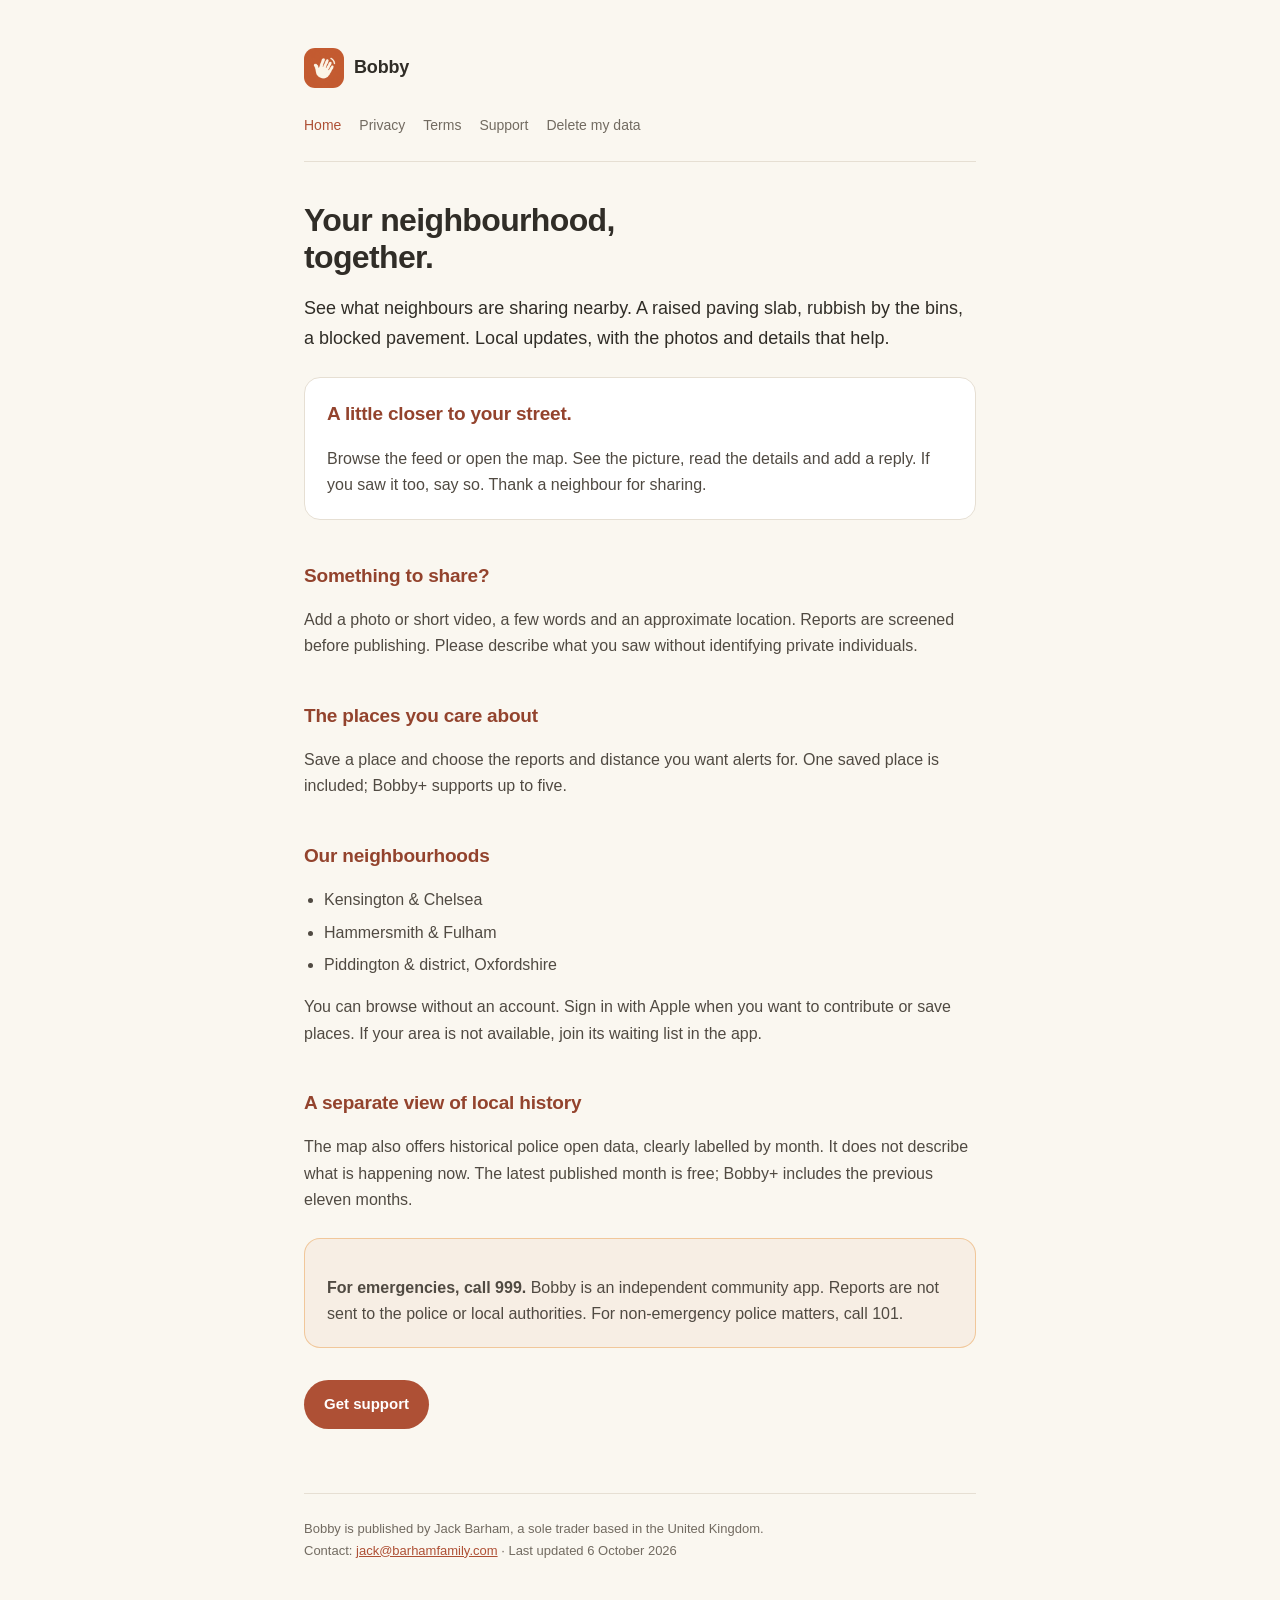
<file: index.html>
<!doctype html>
<html lang="en-GB">
<head>
<meta charset="utf-8">
<meta name="viewport" content="width=device-width,initial-scale=1">
<title>Your neighbourhood, together &mdash; Bobby</title>
<meta name="description" content="Bobby brings nearby reports, photos and updates from your neighbours into one simple feed.">
<link rel="stylesheet" href="style.css">
</head>
<body>
<div class="wrap">
<header>
  <a class="brand" href="index.html"><span class="mark"></span><strong>Bobby</strong></a>
  <nav><a href="index.html" class="on">Home</a><a href="privacy.html">Privacy</a><a href="terms.html">Terms</a><a href="support.html">Support</a><a href="delete-my-data.html">Delete my data</a></nav>
</header>

<h1>Your neighbourhood,<br>together.</h1>
<p class="lede">See what neighbours are sharing nearby. A raised paving slab, rubbish by the bins, a blocked pavement. Local updates, with the photos and details that help.</p>
<div class="card"><h2 style="margin-top:0">A little closer to your street.</h2>
<p>Browse the feed or open the map. See the picture, read the details and add a reply. If you saw it too, say so. Thank a neighbour for sharing.</p></div>
<h2>Something to share?</h2>
<p>Add a photo or short video, a few words and an approximate location. Reports are screened before publishing. Please describe what you saw without identifying private individuals.</p>
<h2>The places you care about</h2>
<p>Save a place and choose the reports and distance you want alerts for. One saved place is included; Bobby+ supports up to five.</p>
<h2>Our neighbourhoods</h2>
<ul><li>Kensington &amp; Chelsea</li><li>Hammersmith &amp; Fulham</li><li>Piddington &amp; district, Oxfordshire</li></ul>
<p>You can browse without an account. Sign in with Apple when you want to contribute or save places. If your area is not available, join its waiting list in the app.</p>
<h2>A separate view of local history</h2>
<p>The map also offers historical police open data, clearly labelled by month. It does not describe what is happening now. The latest published month is free; Bobby+ includes the previous eleven months.</p>
<div class="card warn"><p><strong>For emergencies, call 999.</strong> Bobby is an independent community app. Reports are not sent to the police or local authorities. For non-emergency police matters, call 101.</p></div>
<p><a class="btn" href="support.html">Get support</a></p>

<footer>
  Bobby is published by Jack Barham, a sole trader based in the United Kingdom.<br>
  Contact: <a href="mailto:jack@barhamfamily.com">jack@barhamfamily.com</a> &middot; Last updated 6 October 2026
</footer>
</div>
</body>
</html>
</file>
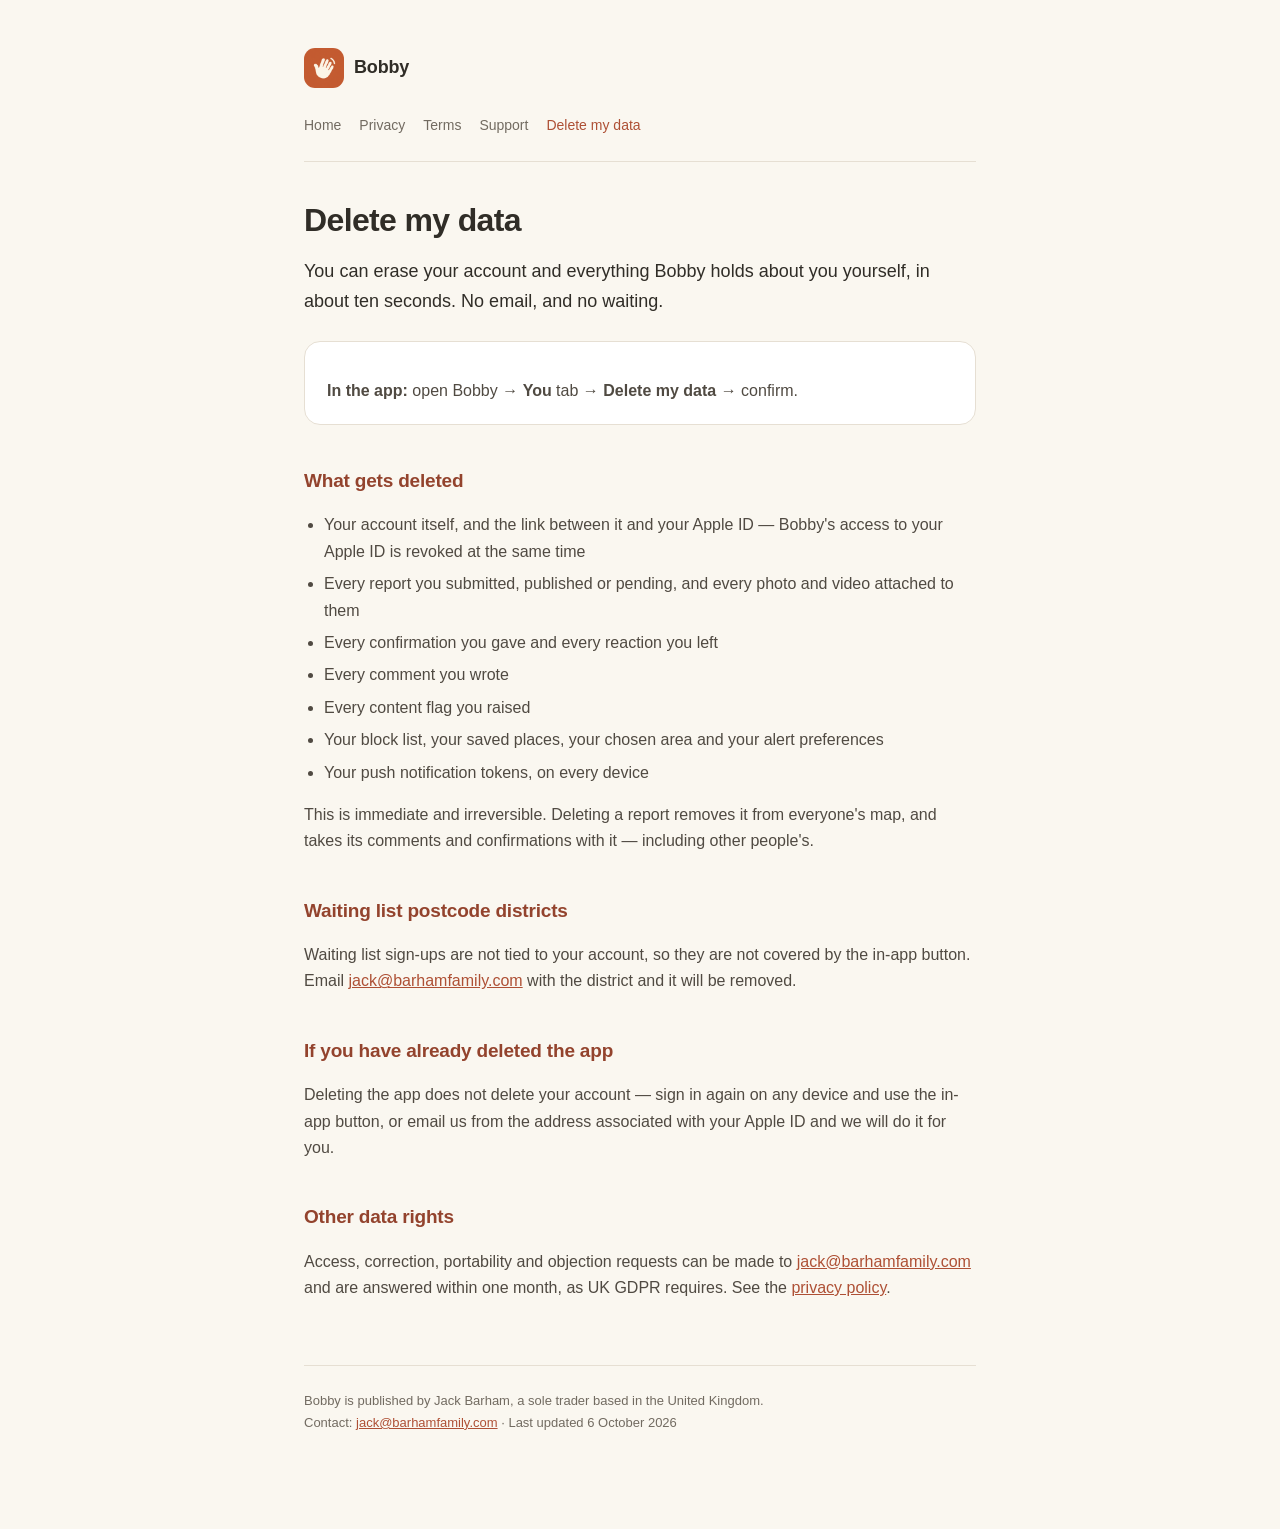
<file: delete-my-data.html>
<!doctype html>
<html lang="en-GB">
<head>
<meta charset="utf-8">
<meta name="viewport" content="width=device-width,initial-scale=1">
<title>Delete my data &mdash; Bobby</title>
<meta name="description" content="How to delete your Bobby account and everything it holds about you.">
<link rel="stylesheet" href="style.css">
</head>
<body>
<div class="wrap">
<header>
  <a class="brand" href="index.html"><span class="mark"></span><strong>Bobby</strong></a>
  <nav><a href="index.html">Home</a><a href="privacy.html">Privacy</a><a href="terms.html">Terms</a><a href="support.html">Support</a><a href="delete-my-data.html" class="on">Delete my data</a></nav>
</header>

<h1>Delete my data</h1>
<p class="lede">You can erase your account and everything Bobby holds about you yourself, in about ten seconds. No email, and no waiting.</p>

<div class="card">
  <p><strong>In the app:</strong> open Bobby &rarr; <strong>You</strong> tab &rarr; <strong>Delete my data</strong> &rarr; confirm.</p>
</div>

<h2>What gets deleted</h2>
<ul>
  <li>Your account itself, and the link between it and your Apple ID &mdash; Bobby's access to your Apple ID is revoked at the same time</li>
  <li>Every report you submitted, published or pending, and every photo and video attached to them</li>
  <li>Every confirmation you gave and every reaction you left</li>
  <li>Every comment you wrote</li>
  <li>Every content flag you raised</li>
  <li>Your block list, your saved places, your chosen area and your alert preferences</li>
  <li>Your push notification tokens, on every device</li>
</ul>

<p>This is immediate and irreversible. Deleting a report removes it from everyone's map, and takes its comments and confirmations with it &mdash; including other people's.</p>

<h2>Waiting list postcode districts</h2>
<p>Waiting list sign-ups are not tied to your account, so they are not covered by the in-app button. Email <a href="mailto:jack@barhamfamily.com">jack@barhamfamily.com</a> with the district and it will be removed.</p>

<h2>If you have already deleted the app</h2>
<p>Deleting the app does not delete your account &mdash; sign in again on any device and use the in-app button, or email us from the address associated with your Apple ID and we will do it for you.</p>

<h2>Other data rights</h2>
<p>Access, correction, portability and objection requests can be made to <a href="mailto:jack@barhamfamily.com">jack@barhamfamily.com</a> and are answered within one month, as UK GDPR requires. See the <a href="privacy.html">privacy policy</a>.</p>

<footer>
  Bobby is published by Jack Barham, a sole trader based in the United Kingdom.<br>
  Contact: <a href="mailto:jack@barhamfamily.com">jack@barhamfamily.com</a> &middot; Last updated 6 October 2026
</footer>
</div>
</body>
</html>
</file>
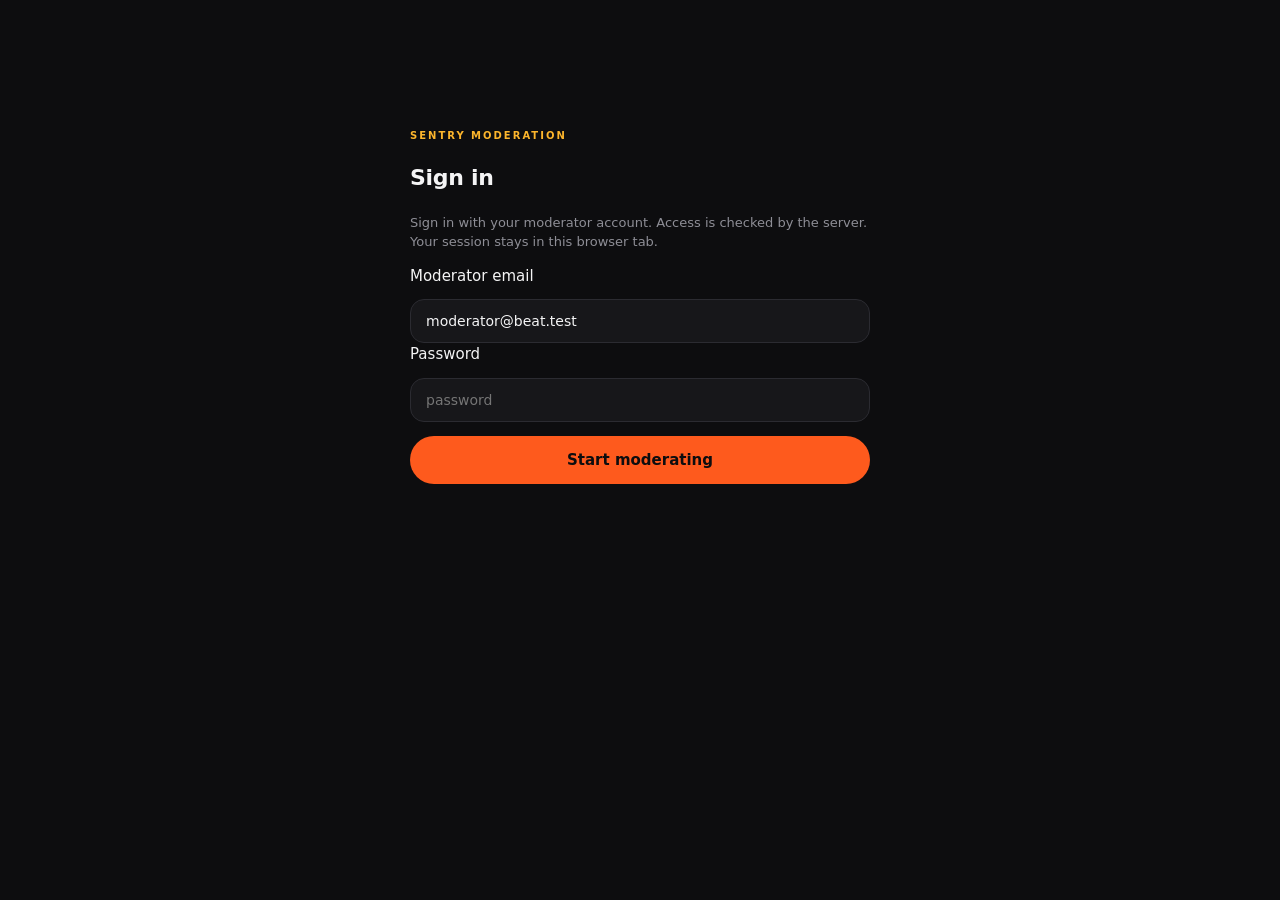
<file: moderation.html>
<!doctype html>
<html lang="en-GB">
<head>
<meta charset="utf-8">
<meta name="viewport" content="width=device-width,initial-scale=1">
<title>Sentry — moderation</title>
<meta name="robots" content="noindex,nofollow">
<meta name="referrer" content="no-referrer">
<meta http-equiv="Content-Security-Policy" content="default-src 'none'; script-src 'unsafe-inline'; style-src 'unsafe-inline' https://fonts.googleapis.com; font-src https://fonts.gstatic.com; connect-src https://mdylhrenrchthjfehxnb.supabase.co; img-src https://mdylhrenrchthjfehxnb.supabase.co; media-src https://mdylhrenrchthjfehxnb.supabase.co; base-uri 'none'; form-action 'none'">
<!--
  Sentry moderation console — hosted at https://barhambarhamjackjack.github.io/beat/moderation.html

  REDESIGNED 17 Aug 2026, around how moderation actually works now: the AI
  screener reads every report and publishes or rejects on its own; a person
  only sees what it refers, what users flag, and what failed. So the console
  is built for a five-minute daily check, in three views:

    NEEDS YOU  — everything waiting on a human decision, in one scroll:
                 referred/flagged reports, flagged comments, names & pictures.
                 Open it, see zero, close the tab. That is the ideal visit.
    AI CALLS   — the trust-but-verify view. Every reject the AI has made,
                 newest first, each with a one-tap Restore — because a wrong
                 reject silently disappears someone's report, which is the
                 mistake this app can least afford. Also what it published
                 lately, and anything you have overturned.
    EVERYTHING — the full archive with status and AI filters, any report
                 movable in any direction (including back out of removed).

  How access works: this page signs in to Supabase as moderator@beat.test with
  a password, using the same publishable key the app ships with. That account
  can call exactly the mod_* functions and nothing else — the service key is
  not involved anywhere. If the password leaks, the blast radius is the
  moderation queue, and you rotate it in Supabase → Authentication → Users.

  Carried forward from the 17 Aug bugfix pass (do not regress these):
  1. Bar button looks the title up by id — never interpolate it into onclick.
  2. Publish/Hide/Remove re-read mod_queue afterwards and believe the queue;
     a card the database declined to move stays put and says why ("stuck").
  3. decideIdentity is wrapped in guard() like everything else.
  4. Only a real 401 signs you out; any other load error offers a retry.
  5. Storage paths go through encodeURI, and are never HTML-escaped first.
  6. Clips live in incident_videos (incident_id, storage_path, duration_ms),
     not on incidents — fetched alongside the queue and attached to the rows.
-->
<link rel="stylesheet" href="https://fonts.googleapis.com/css2?family=Archivo:wght@400;500;600;700&display=swap">
<style>
  :root {
    --bg: #0d0d0f; --surface: #17171a; --surface2: #202024; --border: #2b2b31;
    --fg: #f4f4f5; --muted: #8e8e96; --ember: #fe5a1d; --ember-soft: #fcb52c;
    --verified: #3cc998; --destructive: #e94740; --archive: #7d93b8;
  }
  * { box-sizing: border-box; }
  body {
    margin: 0; background: var(--bg); color: var(--fg);
    font-family: "Archivo", system-ui, sans-serif; font-size: 15px; line-height: 1.5;
  }
  .wrap { max-width: 760px; margin: 0 auto; padding: 20px 20px 80px; }

  header { display: flex; align-items: center; gap: 10px; padding: 8px 0 14px; }
  header h1 { font-size: 20px; font-weight: 700; letter-spacing: -0.3px; margin: 0; }
  header .env { margin-left: auto; font-size: 11px; color: var(--muted); }
  .kicker { font-size: 10px; font-weight: 600; letter-spacing: 2px; color: var(--ember-soft); text-transform: uppercase; }

  /* One quiet line when the screener is fine; a loud box only when it is not. */
  .pulse { display: flex; gap: 8px; align-items: center; font-size: 12px; color: var(--muted); margin: 0 0 14px; }
  .pulse .dot { width: 8px; height: 8px; border-radius: 4px; background: var(--verified); flex: none; }
  .alarm { border: 1px solid rgba(233,71,64,0.5); background: rgba(233,71,64,0.1); border-radius: 10px;
    padding: 12px 14px; margin: 0 0 14px; font-size: 13px; color: #fafafa; line-height: 1.5; }
  .alarm b { display: block; margin-bottom: 2px; color: var(--destructive); }
  .alarm-sub { margin-top: 6px; font-size: 12px; color: #c9c9d1; }
  .alarm code { background: #141418; padding: 2px 6px; border-radius: 4px; font-size: 11px; }

  .tabs { display: flex; padding: 3px; border: 1px solid var(--border); background: var(--surface); border-radius: 999px; width: max-content; max-width: 100%; margin-bottom: 14px; overflow-x: auto; }
  .tabs button { min-height: 38px; padding: 0 16px; border: 0; border-radius: 999px; background: transparent; color: var(--muted); font: 600 12px/1 "Archivo", system-ui, sans-serif; letter-spacing: 0.4px; cursor: pointer; white-space: nowrap; }
  .tabs button.on { background: var(--surface2); color: var(--fg); }
  .tabs button .n { color: var(--ember); margin-left: 5px; }

  .hint { font-size: 12px; color: var(--muted); margin: 6px 0 16px; }

  .section { margin: 22px 0 8px; display: flex; align-items: baseline; gap: 10px; }
  .section h3 { font-size: 13px; font-weight: 700; letter-spacing: 1.4px; text-transform: uppercase; color: var(--fg); margin: 0; }
  .section .n { font-size: 12px; color: var(--ember); font-weight: 700; }
  .section .sub { font-size: 12px; color: var(--muted); }

  .card { background: var(--surface); border: 1px solid var(--border); border-radius: 16px; padding: 16px 18px; margin-bottom: 10px; }
  .card .video { margin-top: 12px; }
  .card .video video { width: 100%; max-height: 320px; border-radius: 10px; background: #000; display: block; }
  .card .videoMeta { margin-top: 6px; font-size: 11px; letter-spacing: 0.6px; text-transform: uppercase; color: var(--muted); }
  .card .meta { display: flex; flex-wrap: wrap; gap: 8px 14px; align-items: baseline; font-size: 10px; font-weight: 600; letter-spacing: 1.2px; text-transform: uppercase; color: var(--muted); }
  .card .meta .cat { color: var(--ember-soft); }
  .card .meta .flag { color: var(--destructive); }
  .card h2 { font-size: 17px; font-weight: 700; margin: 8px 0 2px; }
  .card .desc { font-size: 14px; margin: 10px 0 0; color: var(--fg); }
  .card .warn { margin-top: 10px; font-size: 12px; color: var(--destructive); }
  .card .prior { margin-top: 6px; font-size: 12px; color: var(--ember-soft); }

  .photos { display: flex; gap: 8px; margin-top: 12px; flex-wrap: wrap; }
  .photos img { width: 108px; height: 108px; object-fit: cover; border-radius: 12px; border: 1px solid var(--border); cursor: pointer; }

  .actions { display: flex; gap: 8px; margin-top: 14px; flex-wrap: wrap; }
  .actions button {
    min-height: 44px; padding: 0 20px; border-radius: 999px; cursor: pointer;
    font: 600 13px/1 "Archivo", system-ui, sans-serif; border: 1px solid var(--border);
    background: var(--surface2); color: var(--fg);
  }
  .actions .publish { background: var(--ember); border-color: var(--ember); color: #0d0d0f; }
  .actions .keep { background: var(--verified); border-color: var(--verified); color: #0d0d0f; }
  .actions .restore { background: var(--verified); border-color: var(--verified); color: #0d0d0f; }
  .actions .remove { border-color: var(--destructive); color: var(--destructive); background: transparent; }
  .actions .bar { border-color: var(--destructive); color: var(--destructive); background: transparent; margin-left: auto; }
  .actions button:disabled { opacity: 0.4; cursor: default; }

  .empty { text-align: center; color: var(--muted); padding: 56px 0; }
  .empty .big { font-size: 34px; }
  .empty b { color: var(--fg); display: block; font-size: 16px; margin-bottom: 4px; }

  .toast { position: fixed; left: 50%; bottom: 26px; transform: translateX(-50%); background: var(--surface2); border: 1px solid var(--border); color: var(--fg); padding: 10px 18px; border-radius: 999px; font-size: 13px; opacity: 0; transition: opacity .25s; pointer-events: none; max-width: 90vw; text-align: center; z-index: 10; }
  .toast.show { opacity: 1; }
  .toast.err { border-color: var(--destructive); color: var(--destructive); }

  .setup { max-width: 460px; margin: 12vh auto 0; }
  .setup h2 { font-size: 22px; font-weight: 700; letter-spacing: -0.3px; }
  .setup p { font-size: 13px; color: var(--muted); }
  .setup .danger { color: var(--destructive); }
  .setup input { width: 100%; margin-top: 8px; padding: 13px 15px; border-radius: 14px; border: 1px solid var(--border); background: var(--surface); color: var(--fg); font: 500 14px "Archivo", system-ui, sans-serif; }
  .setup button { margin-top: 14px; width: 100%; min-height: 48px; border-radius: 999px; border: 0; background: var(--ember); color: #0d0d0f; font: 600 15px "Archivo", system-ui, sans-serif; cursor: pointer; }

  footer { margin-top: 40px; padding-top: 16px; border-top: 1px solid var(--border); display: flex; gap: 18px; font-size: 12px; color: var(--muted); }
  footer a { color: var(--muted); cursor: pointer; text-decoration: underline; }

  .stat { font-size: 12px; color: var(--muted); margin-bottom: 14px; }
  .identity { display: flex; gap: 14px; align-items: center; }
  .face { width: 56px; height: 56px; border-radius: 28px; object-fit: cover; background: #1a1a1e; flex: none; }
  .face.none { display: flex; align-items: center; justify-content: center; color: #6b6b73; border: 1px solid #2a2a30; }
  .warn { color: #e94740; }

  .ai { border-radius: 8px; padding: 8px 10px; margin: 10px 0; font-size: 12px; border: 1px solid #2a2a30; }
  .ai.ok { background: rgba(60,201,152,0.08); border-color: rgba(60,201,152,0.4); }
  .ai.bad { background: rgba(233,71,64,0.08); border-color: rgba(233,71,64,0.4); }
  .ai.hmm { background: rgba(252,181,44,0.08); border-color: rgba(252,181,44,0.4); }
  .ai.err, .ai.none { background: #141418; color: #8a8a92; }
  .ai-head { display: flex; gap: 10px; align-items: baseline; flex-wrap: wrap; }
  .ai-head span { color: #8a8a92; }
  .ai-head .rule { margin-left: auto; font-style: italic; }
  .ai-why { margin-top: 4px; color: #c9c9d1; line-height: 1.45; }
  .retry { margin-top: 8px; background: #1c1c22; color: #c9c9d1; border: 1px solid #2a2a30;
    border-radius: 7px; padding: 6px 10px; cursor: pointer; font: inherit; font-size: 12px; }
  .retry:hover { background: #24242c; color: #fff; }

  .score { display: flex; gap: 8px; margin: 0 0 14px; flex-wrap: wrap; }
  .score div { flex: 1; min-width: 88px; background: #141418; border-radius: 8px; padding: 10px; text-align: center; }
  .score div.warn { background: rgba(252,181,44,0.1); }
  .score b { display: block; font-size: 18px; color: #fafafa; }
  .score span { font-size: 11px; color: #8a8a92; }

  /* Compact row for the auto-published spot-check list — these are usually
     fine, so they get one line each, not a full card. */
  .row { display: flex; gap: 12px; align-items: center; background: var(--surface); border: 1px solid var(--border); border-radius: 12px; padding: 10px 14px; margin-bottom: 6px; }
  .row .rmeta { flex: 1; min-width: 0; }
  .row .rtitle { font-size: 14px; font-weight: 600; white-space: nowrap; overflow: hidden; text-overflow: ellipsis; }
  .row .rsub { font-size: 11px; color: var(--muted); }
  .row button { min-height: 34px; padding: 0 14px; border-radius: 999px; border: 1px solid var(--destructive); background: transparent; color: var(--destructive); font: 600 12px/1 "Archivo", system-ui, sans-serif; cursor: pointer; flex: none; }

  /* A card the database refused to move. Louder than a toast, because the
     toast is gone in three seconds and this needs to survive a refresh. */
  .stuck { border-color: rgba(233,71,64,0.6); }
  .stuck-note { margin-top: 10px; font-size: 12px; color: #e94740; line-height: 1.45; }

  .pulse {display:block}.pulse b {display:block;margin-bottom:5px}
  .tabs button,.actions button {min-height:44px;font-family:inherit}
  .filters button {align-self:end;min-height:44px;padding:12px 20px;border:0;border-radius:12px;background:var(--ember);color:#111}
  @media(max-width:550px){.wrap .metrics{grid-template-columns:repeat(2,minmax(0,1fr))}header{flex-wrap:wrap}header .env{width:100%;margin:0}footer{flex-wrap:wrap}}
  button,input,select,textarea {font:inherit} button {cursor:pointer;min-height:44px}
  .filters {display:flex;flex-wrap:wrap;gap:12px;margin:18px 0}
  .filters label {display:grid;gap:6px;font-size:12px;color:var(--muted);flex:1;min-width:130px}
  input,select,textarea {background:var(--surface2);color:var(--fg);border:1px solid var(--border);border-radius:10px;padding:12px;max-width:100%;box-sizing:border-box}
  .metrics {display:grid;grid-template-columns:repeat(3,minmax(0,1fr));gap:10px;margin:18px 0}
  .metric {padding:16px;background:var(--surface);border:1px solid var(--border);border-radius:14px}
  .metric b {display:block;font-size:24px;margin-bottom:6px}.metric span {font-size:12px;color:var(--muted)}
  .stage {padding:8px 12px;border-radius:8px;background:var(--surface2);margin-bottom:12px}
  .quiet {color:var(--muted);font-size:13px;line-height:1.6} mark {background:#e5b758;color:#16130c;border-radius:3px}
  dialog {background:var(--bg);color:var(--fg);border:1px solid var(--border);border-radius:20px;width:min(560px,90vw);max-height:85vh;padding:24px}
  dialog::backdrop {background:#0009} dialog label {display:grid;gap:8px;margin:16px 0} dialog textarea {min-height:90px}
  .history-row {border-bottom:1px solid var(--border);padding:16px 0}.history-row p {white-space:pre-wrap}
  .tools {display:flex;gap:10px;flex-wrap:wrap}.tools button {border-radius:10px;padding:10px 16px}
  .setup input {margin-top:12px;width:100%}.reference {font-family:monospace;font-size:12px;color:var(--muted)}
</style>
</head>
<body>
<div class="wrap" id="app"></div>
<div class="toast" id="toast" role="status" aria-live="polite"></div>
<dialog id="decisionDialog" aria-labelledby="dialogTitle"></dialog>

<script>
"use strict";

/* ------------------------------------------------------------------ config */
const SUPABASE_URL = "https://mdylhrenrchthjfehxnb.supabase.co";
// The publishable key: already embedded in every copy of the app, safe here.
const APIKEY = "sb_publishable_f14n6eARyW8VDjpzN535ww_bjHrC6Do";
const SESSION_STORAGE = "beat.moderation.session";
const CATEGORY_LABELS = {
  damage: "Damage", suspicious: "Something suspicious", theft: "Something taken", assault: "Assault", antisocial: "Anti-social",
  vehicle: "Vehicle", burglary: "Burglary", decay: "Fly-tipping",
};

/* Some browsers refuse localStorage on file:// origins. If that is the case
   here, the console still works — you just sign in once per tab. */
const store = {
  read() { try { return JSON.parse(sessionStorage.getItem(SESSION_STORAGE) || "null"); } catch { return null; } },
  write(v) { try { sessionStorage.setItem(SESSION_STORAGE, JSON.stringify(v)); } catch {} },
  clear() { try { sessionStorage.removeItem(SESSION_STORAGE); } catch {} },
};

let session = store.read();
let view = "queue";   // queue | ai | all
let queue = [];
let comments = [];
let identities = [];  // handles and pictures awaiting review
let all = [];         // the archive; loaded the first time a view needs it
let allLoaded = false;
let allFilter = "";   // status filter for Everything
let aiFilter = "";    // AI filter for Everything
let score = null;     // how the screener is doing
let health = null;    // whether it is running at all
/* ids the database declined to move, and what we asked it to do. Cleared on a
   successful decision or a manual refresh. */
let stuck = new Map();

/* ------------------------------------------------------------------ auth + http
   Plain REST rather than the supabase-js client — no CDN dependency.
   Access tokens last an hour; a 401 triggers one silent refresh and a
   retry, and only if the refresh also fails do you see the login screen. */
async function timedFetch(url, options) {
  const controller = new AbortController();
  const timer = setTimeout(() => controller.abort(), 12000);
  try {
    const response = await fetch(url, {...options, signal:controller.signal});
    const text = await response.text();
    return {ok:response.ok,status:response.status,statusText:response.statusText,
      text:async()=>text,json:async()=>JSON.parse(text)};
  } finally {clearTimeout(timer);}
}
async function signIn(password, email) {
  const res = await timedFetch(`${SUPABASE_URL}/auth/v1/token?grant_type=password`, {
    method: "POST",
    headers: { apikey: APIKEY, "Content-Type": "application/json" },
    body: JSON.stringify({ email, password }),
  });
  const body = await res.json();
  if (!res.ok || !body.access_token) {
    throw new Error(body.error_description || body.msg || "Wrong password");
  }
  session = { access: body.access_token, refresh: body.refresh_token };
  store.write(session);
}

let refreshingSession;
function refreshSession() {
  if (!refreshingSession) refreshingSession = exchangeSession().finally(() => { refreshingSession = null; });
  return refreshingSession;
}
async function exchangeSession() {
  if (!session?.refresh) return false;
  const res = await timedFetch(`${SUPABASE_URL}/auth/v1/token?grant_type=refresh_token`, {
    method: "POST",
    headers: { apikey: APIKEY, "Content-Type": "application/json" },
    body: JSON.stringify({ refresh_token: session.refresh }),
  });
  const body = await res.json();
  if (!res.ok || !body.access_token) return false;
  session = { access: body.access_token, refresh: body.refresh_token };
  store.write(session);
  return true;
}

/* An error that means "your session is gone", as opposed to any of the two
   dozen other things that can go wrong. Only this one logs you out. */
class AuthError extends Error {}

async function rest(path, opts = {}, retried = false) {
  const res = await timedFetch(`${SUPABASE_URL}/rest/v1/${path}`, {
    ...opts,
    headers: {
      apikey: APIKEY,
      Authorization: `Bearer ${session?.access || ""}`,
      "Content-Type": "application/json",
      ...(opts.headers || {}),
    },
  });
  if (res.status === 401 && !retried && (await refreshSession())) {
    return rest(path, opts, true);
  }
  if (!res.ok) {
    let detail = res.statusText;
    try { detail = (await res.json()).message || detail; } catch {}
    if (res.status === 401) {
      signOutLocal();
      renderSetup("Session expired — sign in again.");
      throw new AuthError(detail);
    }
    throw new Error(detail);
  }
  const text = await res.text();
  return text ? JSON.parse(text) : null;
}

function signOutLocal() {
  session = null;
  store.clear();
  queue=[];all=[];comments=[];identities=[];dashboard=null;allLoaded=false;
  const dialog=document.getElementById("decisionDialog");dialog.close();dialog.innerHTML="";
}

const rpc = (fn, args) => rest(`rpc/${fn}`, { method: "POST", body: JSON.stringify(args ?? {}) });
const photoUrl = (p) => `${SUPABASE_URL}/storage/v1/object/public/incident-photos/${encodeURI(String(p))}`;
const faceUrl  = (k) => `${SUPABASE_URL}/storage/v1/object/public/avatars/${encodeURI(String(k))}.jpg`;

/* ------------------------------------------------------------------ toast */
let toastTimer;
function toast(msg, err = false) {
  const el = document.getElementById("toast");
  el.textContent = msg;
  el.className = `toast show${err ? " err" : ""}`;
  clearTimeout(toastTimer);
  toastTimer = setTimeout(() => (el.className = "toast"), err ? 6000 : 2600);
}

/* ------------------------------------------------------------------ data */
let dashboard = null, lastChecked = null, refreshing = false;
let searchText='', areaFilter='', sinceDate='', untilDate='', moreReports=false;
async function load() {
  const [d,c,i] = await Promise.all([rpc("mod_dashboard"),rpc("mod_comment_queue"),rpc("mod_identity_queue")]);
  if (!session) throw new AuthError("Signed out");
  dashboard=d; queue=d.queue||[]; comments=c||[]; identities=i||[];
  await attachVideos(queue);
  lastChecked=new Date();
}

/**
 * Hang each report's clip off the row.
 *
 * The mod_* functions return `has_video` and nothing else, because the file
 * itself lives in `incident_videos` (incident_id, storage_path, duration_ms),
 * not on `incidents`. One extra select fixes it without touching the database.
 *
 * A report whose has_video is true but has no row here is a genuine problem
 * (the file never finished landing) and says so on the card, rather than
 * looking identical to a report with no clip at all.
 */
async function attachVideos(rows) {
  const want = (rows || []).filter((r) => r.has_video && !r.video_path && !r.video_missing);
  if (!want.length) return;
  const ids = want.map((r) => r.id).join(",");
  let found = [];
  try {
    found = (await rest(
      `incident_videos?incident_id=in.(${ids})&select=incident_id,storage_path,duration_ms`,
    )) || [];
  } catch (e) {
    if (e instanceof AuthError) throw e;
    // A failure here must not take the whole queue down with it.
    console.warn("could not load clips:", e.message);
    return;
  }
  const byId = new Map(found.map((v) => [v.incident_id, v]));
  for (const r of want) {
    const v = byId.get(r.id);
    if (v) { r.video_path = v.storage_path; r.video_duration_ms = v.duration_ms; }
    else { r.video_missing = true; }
  }
}

async function loadScore() {
  try { score = await rpc("mod_ai_scorecard"); } catch (e) { score = null; }
  try { health = await rpc("mod_screener_health"); } catch (e) { health = null; }
}

/* The full history is a separate, larger fetch. Deliberately not part of
   load(): the queue is what you open this page for, and making the daily
   check wait on five hundred rows of archive would be the wrong trade. The
   AI view and the Everything view both need it, so it loads once for either. */
let archiveRequest=0;
async function ensureAll(append=false) {
  if (allLoaded && !append) return;
  const request=++archiveRequest;
  const last=append ? all[all.length-1] : null;
  const rows=await rpc("mod_search_reports",{search_text:searchText,area_filter:areaFilter,status_filter:allFilter,
    since_date:sinceDate||null,until_date:untilDate||null,cursor_at:last?.created_at||null,cursor_id:last?.id||null});
  if(!session||request!==archiveRequest)return;
  moreReports=rows.length===50;
  all=append ? [...all,...rows] : rows;
  allLoaded=true;
  await attachVideos(all);
}

/* ------------------------------------------------------------------ actions */
/**
 * Publish / hide / remove, from the queue.
 *
 * A resolved RPC is not the same as a changed row: if mod_decide_incident
 * declines the transition — most often a report that is already published and
 * only queued because someone flagged it — the call returns 200 anyway. So:
 * ask, then re-read the queue and believe the queue. If the card is still
 * there, it stays put and says why. (This was the whole "stuck report" bug.)
 */
async function decideIncident(id, decision) {
  await rpc("mod_decide_incident", { target: id, decision });

  const fresh = (await rpc("mod_queue")) || [];
  const stillThere = fresh.some((i) => i.id === id);
  queue = fresh;
  await attachVideos(queue);

  if (stillThere) {
    stuck.set(id, decision);
    toast(`The database did not accept "${decision}" for that report — it is still in the queue.`, true);
  } else {
    stuck.delete(id);
    toast(`Report ${PAST_TENSE[decision] || decision}`);
  }
  render();
}

const PAST_TENSE = { publish: "published", hide: "hidden", remove: "removed", keep: "kept" };

/* Any report, any direction, including back out of removed — which
   mod_decide_incident could not do, so a mistake used to be permanent. */
async function setStatus(id, decision) {
  const res = await rpc("mod_set_status", { target: id, decision });
  const row = all.find((r) => r.id === id);
  if (row) { row.status = res.now; row.flagged = false; row.report_count = 0; }
  // A report that has just been actioned no longer belongs in the queue.
  queue = queue.filter((i) => i.id !== id);
  stuck.delete(id);
  if (res.was === res.now) {
    toast(`Nothing changed — it was already ${res.now}`, true);
  } else {
    toast(`${res.was} → ${res.now}`);
  }
  render();
}

/* Puts a failed report back in the screener's queue. The database decides
   whether that is allowed — see retry_ai_review in migration 0020 — so a stale
   page cannot re-open something a moderator has already settled. */
async function retryAi(id) {
  const outcome = await rpc("mod_retry_ai_review", { target: id });
  const said = {
    requeued: "Back in the AI queue — screened within a minute",
    "already-decided": "Already decided by a moderator; left alone",
    "already-queued": "Already waiting to be screened",
    "not-a-failure": "That was a real verdict, not a failure",
    gone: "That report no longer exists",
  }[outcome] || outcome;
  if (outcome === "requeued") {
    const row = queue.find((i) => i.id === id) || all.find((i) => i.id === id);
    if (row) {
      row.ai_verdict = null; row.ai_confidence = null; row.ai_reason = null;
      row.ai_rule = null;
      if (row.flag_reason === "automatic review failed") {
        row.flagged = false; row.flag_reason = null;
      }
    }
  }
  toast(said, outcome !== "requeued");
  render();
}

async function decideComment(id, decision) {
  await rpc("mod_decide_comment", { target: id, decision });
  comments = comments.filter((c) => c.id !== id);
  toast(`Comment ${PAST_TENSE[decision] || decision}`);
  render();
}

/* A name and a face are two separate decisions about one account: a fine
   picture with an abusive handle should lose the handle and keep the picture. */
async function decideIdentity(id, which, decision) {
  await rpc("mod_decide_identity", { target: id, which, decision });
  const row = identities.find((r) => r.id === id);
  if (row) {
    if (which === "handle") row.handle_status = decision;
    else {
      row.avatar_status = decision;
      if (decision === "rejected") row.avatar_key = null;
    }
    // Off the list only once neither half is still waiting.
    if (row.handle_status !== "pending" && row.avatar_status !== "pending") {
      identities = identities.filter((r) => r.id !== id);
    }
  }
  toast(`${which === "handle" ? "Name" : "Picture"} ${decision}`);
  render();
}

/**
 * Bar the author of a report.
 *
 * The title is looked up rather than passed through the markup — interpolating
 * it into a double-quoted onclick attribute is what silently killed every Bar
 * button for months. Do not regress this.
 */
async function barAuthor(incidentId) {
  const row = queue.find((i) => i.id === incidentId) || all.find((i) => i.id === incidentId);
  const title = row ? row.title : "this report";
  const reason = prompt(
    `Bar the author of "${title}"?\n\nThis permanently bars the account and removes ALL their reports. Type a reason to confirm:`,
  );
  if (!reason || !reason.trim()) return;
  const removed = await rpc("mod_bar", { target_incident: incidentId, reason: reason.trim() });
  toast(`Account barred — ${removed} report(s) removed`);
  await load();
  if (allLoaded) { allLoaded = false; await ensureAll(); }
  render();
}

function guard(fn) {
  return (...args) => fn(...args).catch((e) => {
    if (e instanceof AuthError) return;   // the login screen is already up
    toast(e.message, true);
  });
}

/* ------------------------------------------------------------------ render */
const esc = (s) => String(s ?? "").replace(/[&<>"']/g, (c) =>
  ({ "&": "&amp;", "<": "&lt;", ">": "&gt;", '"': "&quot;", "'": "&#39;" }[c]));

function hoursOld(iso) {
  const h = Math.round((Date.now() - new Date(iso)) / 3600000);
  return h < 1 ? "just now" : h < 24 ? `${h}h old` : `${Math.round(h / 24)}d old`;
}

function renderSetup(msg = "") {
  document.getElementById("app").innerHTML = `
    <div class="setup">
      <div class="kicker">SENTRY MODERATION</div>
      <h2>Sign in</h2>
      <p>Sign in with your moderator account. Access is checked by the server.
      Your session stays in this browser tab.</p>
      ${msg ? `<p class="danger">${esc(msg)}</p>` : ""}
      <label for="emailInput">Moderator email</label>
      <input id="emailInput" type="email" value="moderator@beat.test" autocomplete="username">
      <label for="pwInput">Password</label>
      <input id="pwInput" type="password" placeholder="password" autocomplete="current-password">
      <button id="loginBtn">Start moderating</button>
    </div>`;
  const go = async () => {
    const pw = document.getElementById("pwInput").value;
    if (!pw) return;
    try {
      await signIn(pw, document.getElementById("emailInput").value.trim());
      await refresh();
    } catch (e) {
      renderSetup(e.message);
    }
  };
  document.getElementById("loginBtn").onclick = go;
  document.getElementById("pwInput").addEventListener("keydown", (e) => {
    if (e.key === "Enter") go();
  });
}

/* A load that failed for a reason that is not your session. Signing you out
   here was wrong: it looked identical to a wrong password and sent you round
   the login screen a second time for what was usually a dropped connection. */
function renderLoadError(msg) {
  document.getElementById("app").innerHTML = `
    <div class="setup">
      <div class="kicker">SENTRY MODERATION</div>
      <h2>Could not load the queue</h2>
      <p class="danger">${esc(msg)}</p>
      <p>You are still signed in. This is usually the connection or Supabase
      being briefly unavailable, not your password.</p>
      <button id="retryBtn">Try again</button>
    </div>`;
  document.getElementById("retryBtn").onclick = () => {
    refresh().catch((e) => {
      if (!(e instanceof AuthError)) renderLoadError(e.message);
    });
  };
}

/* Silence is the failure mode, so it needs a voice. Reports waiting with
   nothing screened in the last hour means the screener is not running —
   deployed wrong, key missing, or quota. Whatever the cause, the queue looks
   exactly like a quiet afternoon, which is how 27 consecutive 404s went
   unnoticed. When it IS running, one quiet line says so, so that "no alarm"
   and "nothing checked" never look the same. */
function duration(seconds) {return seconds==null ? '—' : seconds<60 ? `${Math.round(seconds)}s` : `${Math.round(seconds/60)}m`;}
function healthLine() {
  const run=dashboard?.last_run;
  const age=run ? (Date.now()-new Date(run.started_at))/1000 : null;
  const bad=run && (age>180 || (run.http_status!=null && run.http_status!==200) || run.failures>0 || (!run.finished_at && age>90));
  const label=!run ? 'Service health not yet confirmed' : bad ? 'Automatic review needs attention' : !run.finished_at ? 'Automatic review is running' : 'Automatic review is responding';
  const detail=!run ? 'Waiting for the first recorded moderation tick.' : `Last check ${new Date(run.started_at).toLocaleTimeString()}${run.http_status ? ` · HTTP ${run.http_status}` : ''}${run.failures ? ` · ${run.failures} failed review(s)` : ''}`;
  const m=dashboard?.metrics||{};
  return `<div class="${bad?'alarm':'pulse'}"><b>${label}</b><br><span class="quiet">${detail}. Only the moderation service is measured here.</span></div>
    <div class="metrics"><div class="metric"><b>${dashboard?.waiting??'—'}</b><span>Reports awaiting review</span></div>
    <div class="metric"><b>${duration(m.median_seconds)}</b><span>Typical filing → AI decision · 7 days</span></div>
    <div class="metric"><b>${duration(m.p95_seconds)}</b><span>95% decided within · 7 days</span></div>
    <div class="metric"><b>${duration(m.after_upload_seconds)}</b><span>Typical after uploads finish</span></div>
    <div class="metric"><b>${dashboard?.oldest_waiting?duration((Date.now()-new Date(dashboard.oldest_waiting))/1000):'—'}</b><span>Oldest waiting report</span></div>
    <div class="metric"><b>${m.restored_rejections??0}</b><span>AI rejections restored · 7 days</span></div></div>
    <p class="quiet">${m.sample??0} AI decisions in the timing sample. Decision time includes referrals, not just publication. Restoration tracking starts with this dashboard.</p>`;
}

/**
 * The attached video, if there is one.
 *
 * preload="metadata" rather than "auto": a queue of ten reports would
 * otherwise pull ten 15MB files the moment the page opens, most of which
 * nobody watches. Controls, no autoplay.
 */
function videoBlock(item) {
  if (item.video_missing) {
    return `<div class="warn">⚑ This report says it has a clip, but no file was
      found for it in incident_videos — the upload did not finish. Retry loading the clip
      before deciding on this report.</div>`;
  }
  if (!item.video_path) return "";
  const url = `${SUPABASE_URL}/storage/v1/object/public/incident-videos/${encodeURI(String(item.video_path))}`;
  const secs = item.video_duration_ms ? Math.round(item.video_duration_ms / 1000) : null;
  return `
    <div class="video">
      <video src="${esc(url)}" controls preload="metadata" playsinline></video>
      <div class="videoMeta">VIDEO${secs ? ` · ${secs}s` : ""} — watch before publishing</div>
    </div>`;
}

/* What the model thought, on every card it touched. Shown even when the
   verdict was "publish" and the report is queued anyway — that combination
   means the confidence fell short of the threshold, which is exactly the case
   a moderator should see the number for. */
function evidenceText(text,item) {
  const quotes=[...String(item.ai_reason||'').matchAll(/["“]([^"”]{3,160})["”]/g)].map(m=>m[1]);
  const value=String(text||'');
  const found=quotes.map(q=>({q,at:value.indexOf(q)})).filter(x=>x.at>=0).sort((a,b)=>a.at-b.at);
  let end=0,html='';
  for(const {q,at} of found){if(at<end)continue;html+=esc(value.slice(end,at))+`<mark>${esc(q)}</mark>`;end=at+q.length;}
  return html+esc(value.slice(end));
}
function stageBlock(item) {
  const labels={uploading:'Upload window — waiting for completion',automatic:'Waiting for automatic review',human:'Needs your decision'};
  return `<div class="stage">${labels[item.review_stage]||esc(item.status)}${item.review_stage==='uploading'?'<div class="quiet">Older app versions use a three-minute upload safety window.</div>':''}</div>`;
}
function aiBlock(r) {
  if (!r.ai_verdict) return `<div class="ai none">Not screened yet</div>`;
  const pct = r.ai_confidence != null ? Math.round(r.ai_confidence * 100) + "%" : "—";
  const tone = r.ai_verdict === "publish" ? "ok"
             : r.ai_verdict === "reject" ? "bad"
             : r.ai_verdict === "error" ? "err" : "hmm";
  const label = { publish: "would publish", reject: "would reject",
                  refer: "wants a human", error: "screening failed" }[r.ai_verdict];
  return `
    <div class="ai ${tone}">
      <div class="ai-head">
        <b>AI: ${label}</b>
        <span>${pct} confident</span>
        ${r.ai_rule ? `<span class="rule">${esc(r.ai_rule)}</span>` : ""}
      </div>
      ${r.ai_reason ? `<div class="ai-why">${esc(r.ai_reason)}</div>` : ""}
      ${retryButton(r)}
    </div>`;
}

/**
 * The way back from a screening failure. Only appears on a genuine failure
 * that is still pending — a refer is a real verdict the model formed after
 * reading the report, and re-rolling it until it says something you prefer
 * is not moderation.
 */
function retryButton(r) {
  if (r.ai_verdict !== "error" || r.status !== "pending") return "";
  return `<button class="retry" onclick="onRetryAi('${r.id}')">↻ Send back to AI</button>`;
}

/* Why a card is still sitting here after you actioned it. */
function stuckNote(item) {
  const asked = stuck.get(item.id);
  if (!asked) return "";
  return `
    <div class="stuck-note">
      ⚠ You asked to <b>${esc(asked)}</b> this and the database left it where it was.
      It is <b>${esc(item.status)}</b>${item.report_count > 0 ? ` with ${item.report_count} open flag(s)` : ""}.
      A report that is already published only sits in this queue because it was
      flagged — use <b>Everything → ${esc(item.status)}</b> and move it from there,
      which goes through mod_set_status and can change any state in any direction.
    </div>`;
}

/**
 * The photographs attached to a report.
 *
 * A function, and used by all three cards, because it was inlined in
 * incidentCard alone and the other two simply never showed a photo.
 *
 * `item.photos` was ALSO undefined on every row for four migrations: 0006 gave
 * moderation_queue a `photos` column, 0012 dropped and recreated the view
 * without it, and 0013 / 0014 / 0018 inherited the omission. This code was
 * therefore mapping over `[]` and rendering nothing, silently, since 0012 — so
 * every photo-bearing report has been published or removed by a moderator who
 * could not see the photograph. Restored by migration 0028.
 */
function photoBlock(item) {
  const photos = (item.photos || [])
    .map((p) => `<a href="${esc(photoUrl(p))}" target="_blank" rel="noopener"><img src="${esc(photoUrl(p))}" alt="report photo"></a>`)
    .join("");
  if (photos) return `<div class="photos">${photos}</div>`;
  // A count with no rows behind it means the upload did not finish — the same
  // failure the video warning covers, and worth saying rather than hiding.
  if (item.photo_count > 0) {
    return `<div class="warn">⚑ ${item.photo_count} photo(s) recorded but not uploaded — the report was published before the upload finished.</div>`;
  }
  return "";
}

function incidentCard(item) {
  const flags = (item.flags || [])
    .map((f) => `<div class="warn">⚑ ${esc(f.reason)}${f.detail ? `: ${esc(f.detail)}` : ""}</div>`)
    .join("");
  return `
    <div data-report="${item.id}" class="card${stuck.has(item.id) ? " stuck" : ""}">
      <div class="meta">
        <span class="cat">${esc(CATEGORY_LABELS[item.category] || item.category)}</span>
        <span>${esc(item.area)}</span>
        <span>${hoursOld(item.created_at)}</span>
        <span>${esc(item.status)}</span>
        ${item.report_count > 0 ? `<span class="flag">⚑ ${item.report_count} user flag(s)</span>` : ""}
      </div>
      <div class="reference">SENTRY-${item.id.slice(0,6).toUpperCase()}</div>
      <h2>${evidenceText(item.title,item)}</h2>
      ${item.description ? `<p class="desc">${evidenceText(item.description,item)}</p>` : ""}
      ${item.flagged && item.flag_reason ? `<div class="warn">⚑ auto-screen: ${esc(item.flag_reason)}</div>` : ""}
      ${flags}
      ${item.prior_removals > 0 ? `<div class="prior">! this account has ${item.prior_removals} previously removed report(s)</div>` : ""}
      ${photoBlock(item)}
      ${videoBlock(item)}
      ${aiBlock(item)}
      ${stageBlock(item)}
      ${stuckNote(item)}
      <div class="actions">
        <button class="publish" onclick="onIncident('${item.id}','publish')">Publish</button>
        <button onclick="onIncident('${item.id}','hide')">Hide</button>
        <button class="remove" onclick="onIncident('${item.id}','remove')">Remove</button>
        <button onclick="showHistory('${item.id}')">Decision history</button>
        ${item.reporter_id ? `<button class="bar" onclick="onBar('${item.id}')">Bar account…</button>` : ""}
      </div>
    </div>`;
}

function commentCard(c) {
  return `
    <div class="card">
      <div class="meta">
        <span class="cat">COMMENT</span>
        <span>on “${esc(c.incident_title)}”</span>
        <span>${hoursOld(c.created_at)}</span>
        <span>${esc(c.status)}</span>
        ${c.report_count > 0 ? `<span class="flag">⚑ ${c.report_count} user flag(s)</span>` : ""}
      </div>
      <p class="desc">${esc(c.body)}</p>
      ${c.flagged && c.flag_reason ? `<div class="warn">⚑ ${esc(c.flag_reason)}</div>` : ""}
      ${c.prior_removals > 0 ? `<div class="prior">! this account has ${c.prior_removals} removed comment(s)</div>` : ""}
      <div class="actions">
        <button class="keep" onclick="onComment('${c.id}','keep')">Keep</button>
        <button onclick="onComment('${c.id}','hide')">Hide</button>
        <button class="remove" onclick="onComment('${c.id}','remove')">Remove</button>
      </div>
    </div>`;
}

/* Deliberately shows the account's history alongside the name and picture.
   "Is this handle acceptable" is a different question from "is this handle
   acceptable coming from an account with four removed reports". */
function identityCard(p) {
  const face = p.avatar_key
    ? `<img class="face" src="${esc(faceUrl(p.avatar_key))}" alt="">`
    : `<div class="face none">—</div>`;
  const waitingName = p.handle && p.handle_status === "pending";
  const waitingFace = p.avatar_status === "pending";
  return `
    <div class="card">
      <div class="identity">
        ${face}
        <div style="flex:1;min-width:0">
          <div class="title">${esc(p.handle || "(no name chosen)")}</div>
          <div class="meta">
            ${p.points} pts · ${p.comments} comment(s)
            ${p.prior_removals ? ` · <b class="warn">${p.prior_removals} removed report(s)</b>` : ""}
          </div>
          <div class="meta">name: ${esc(p.handle_status)} · picture: ${esc(p.avatar_status)}</div>
        </div>
      </div>
      <div class="actions">
        ${waitingName ? `
          <button class="keep" onclick="onIdentity('${p.id}','handle','approved')">Approve name</button>
          <button class="remove" onclick="onIdentity('${p.id}','handle','rejected')">Reject name</button>` : ""}
        ${waitingFace ? `
          <button class="keep" onclick="onIdentity('${p.id}','avatar','approved')">Approve picture</button>
          <button class="remove" onclick="onIdentity('${p.id}','avatar','rejected')">Reject picture</button>` : ""}
      </div>
    </div>`;
}

/**
 * One report in the archive. Shows what the queue card deliberately hides —
 * what was decided, when, and the moderator's note — because this view exists
 * to answer "what happened to that" rather than "what should I do". Every
 * status is offered except the one it is already in.
 */
function archiveCard(item) {
  const flags = (item.flags || [])
    .map((f) => `<div class="warn">⚑ ${esc(f.reason)}${f.detail ? `: ${esc(f.detail)}` : ""} <span style="opacity:.6">(${esc(f.status)})</span></div>`)
    .join("");
  const moves = [
    ["publish", "published", "Publish"],
    ["hide", "hidden", "Hide"],
    ["remove", "removed", "Remove"],
    ["pending", "pending", "Back to queue"],
  ]
    .filter(([, state]) => state !== item.status)
    .map(([decision, , label]) =>
      `<button class="${decision === "publish" ? "publish" : decision === "remove" ? "remove" : ""}" onclick="onSetStatus('${item.id}','${decision}')">${label}</button>`)
    .join("");

  return `
    <div class="card">
      <div class="meta">
        <span class="cat">${esc(CATEGORY_LABELS[item.category] || item.category)}</span>
        <span>${esc(item.area)}</span>
        <span>${hoursOld(item.created_at)}</span>
        <span class="${item.status === "removed" || item.status === "hidden" ? "flag" : ""}">${esc(item.status)}</span>
        ${item.verified ? `<span>verified</span>` : ""}
        ${item.corroboration_count ? `<span>${item.corroboration_count} corroboration(s)</span>` : ""}
        ${item.comment_count ? `<span>${item.comment_count} comment(s)</span>` : ""}
        ${item.report_count > 0 ? `<span class="flag">⚑ ${item.report_count} flag(s)</span>` : ""}
      </div>
      <div class="reference">SENTRY-${item.id.slice(0,6).toUpperCase()}</div>
      <h2>${evidenceText(item.title,item)}</h2>
      ${item.description ? `<p class="desc">${evidenceText(item.description,item)}</p>` : ""}
      ${item.flagged && item.flag_reason ? `<div class="warn">⚑ auto-screen: ${esc(item.flag_reason)}</div>` : ""}
      ${flags}
      ${photoBlock(item)}
      ${videoBlock(item)}
      ${item.moderated_at ? `<div class="prior">decided ${hoursOld(item.moderated_at)}${item.moderator_note ? ` — ${esc(item.moderator_note)}` : ""}</div>` : ""}
      ${aiBlock(item)}
      <div class="actions">${moves}<button onclick="showHistory('${item.id}')">Decision history</button></div>
    </div>`;
}

/**
 * A rejected report, in the AI view. The one mistake this app can least
 * afford is a good report silently disappeared, so every reject the AI has
 * made is listed here with its stated reason and a one-tap way back. The
 * screener's rules were retightened on 17 Aug — it now only stops a report
 * for a private person's name, where someone lives, abuse or rage-bait, or
 * spam — so anything rejected before then deserves particular suspicion.
 */
function rejectCard(item) {
  const gone = item.status === "removed" || item.status === "hidden";
  return `
    <div class="card">
      <div class="meta">
        <span class="cat">${esc(CATEGORY_LABELS[item.category] || item.category)}</span>
        <span>${esc(item.area)}</span>
        <span>${hoursOld(item.created_at)}</span>
        <span class="${gone ? "flag" : ""}">${esc(item.status)}</span>
      </div>
      <div class="reference">SENTRY-${item.id.slice(0,6).toUpperCase()}</div>
      <h2>${evidenceText(item.title,item)}</h2>
      ${item.description ? `<p class="desc">${evidenceText(item.description,item)}</p>` : ""}
      ${photoBlock(item)}
      ${videoBlock(item)}
      ${aiBlock(item)}
      <div class="actions">
        ${gone
          ? `<button class="restore" onclick="onSetStatus('${item.id}','publish')">Restore — publish it</button>
             <button onclick="onSetStatus('${item.id}','pending')">Back to queue</button>`
          : `<span class="stat" style="align-self:center">Already ${esc(item.status)} — you overruled this one.</span>`}
      </div>
    </div>`;
}

/* The audit questions, as one predicate. "Overturned" is the one worth
   opening most days: what trusting the AI has actually cost, both ways. */
function isOverturned(r) {
  return (r.ai_verdict === "publish" && ["removed", "hidden"].includes(r.status))
      || (r.ai_verdict === "reject" && r.status === "published");
}
function matchesAi(r) {
  switch (aiFilter) {
    case "auto":       return r.ai_verdict === "publish" && r.status === "published";
    case "rejected":   return r.ai_verdict === "reject";
    case "refer":      return r.ai_verdict === "refer";
    case "overturned": return isOverturned(r);
    case "none":       return !r.ai_reviewed_at;
    default:           return true;
  }
}

/* ---------------------------------------------------------------- views */
function queueView() {
  const human=queue.filter(r=>r.review_stage==='human');
  const automatic=queue.filter(r=>r.review_stage!=='human');
  let out=`<div class="section"><h3>Needs your decision</h3><span class="n">${human.length+comments.length+identities.length}</span></div>`;
  out+=human.length?human.map(incidentCard).join(''):'<p class="quiet">No reports need a human decision.</p>';
  out+=comments.map(commentCard).join('')+identities.map(identityCard).join('');
  if(automatic.length) out+=`<div class="section"><h3>In progress</h3><span class="n">${automatic.length}</span></div><p class="quiet">These reports are still moving through uploads or automatic review. You do not need to approve them manually.</p>`+automatic.map(r=>`<div class="card" data-report="${r.id}">${stageBlock(r)}<h2>${esc(r.title)}</h2><p class="quiet">${esc(r.area)} · SENTRY-${r.id.slice(0,6).toUpperCase()}</p></div>`).join('');
  if(dashboard?.queue_total>queue.length)out+='<p class="quiet">Showing the first 200 priority queue entries. Use Everything to search all reports.</p>';
  return out;
}

function aiView() {
  if (!allLoaded) return `<div class="empty">Loading the AI's history…</div>`;
  const rejects = all.filter((r) => r.ai_verdict === "reject")
    .sort((a, b) => new Date(b.created_at) - new Date(a.created_at));
  const stillGone = rejects.filter((r) => r.status === "removed" || r.status === "hidden");
  const overturned = all.filter(isOverturned);
  const autoPublished = all
    .filter((r) => r.ai_verdict === "publish" && r.status === "published")
    .sort((a, b) => new Date(b.created_at) - new Date(a.created_at))
    .slice(0, 20);

  let out = "";
  if (score) {
    out += `
    <div class="score">
      <div><b>${score.auto_published}</b><span>auto-published</span></div>
      <div><b>${score.referred}</b><span>sent to you</span></div>
      <div><b>${score.auto_rejected}</b><span>auto-rejected</span></div>
      <div class="${score.overturned_publish ? "warn" : ""}"><b>${score.overturned_publish}</b><span>you overturned</span></div>
      <div><b>${score.median_seconds != null ? score.median_seconds + "s" : "—"}</b><span>median review</span></div>
      ${score.awaiting ? `<div class="warn"><b>${score.awaiting}</b><span>unscreened</span></div>` : ""}
    </div>`;
  }
  out += `<p class="hint">The screener stops a report for four things only: a private
    person's name, where someone lives, abuse or rage-bait, and spam. Faces,
    number plates and business names are never a reason. Its rules were
    retightened on 17 Aug — treat anything it rejected before then with
    suspicion.</p>`;

  out += `<div class="section"><h3>Rejected by the AI</h3><span class="n">${rejects.length}</span>
    <span class="sub">${stillGone.length ? `${stillGone.length} still down — each has a one-tap Restore` : "none still down"}</span></div>`;
  out += rejects.length
    ? rejects.map(rejectCard).join("")
    : `<div class="stat">It has never rejected anything in the last 500 reports.</div>`;

  if (overturned.length) {
    out += `<div class="section"><h3>You overturned</h3><span class="n">${overturned.length}</span>
      <span class="sub">where you and the AI disagreed — the best measure of whether to trust it</span></div>`;
    out += overturned.map(archiveCard).join("");
  }

  out += `<div class="section"><h3>Auto-published lately</h3><span class="n">${autoPublished.length}</span>
    <span class="sub">spot-check — these went live without a human</span></div>`;
  out += autoPublished.length
    ? autoPublished.map((r) => `
      <div class="row">
        <div class="rmeta">
          <div class="rtitle">${esc(r.title)}</div>
          <div class="rsub">${esc(CATEGORY_LABELS[r.category] || r.category)} · ${esc(r.area)} · ${hoursOld(r.created_at)} · ${r.ai_confidence != null ? Math.round(r.ai_confidence * 100) + "% confident" : ""}</div>
        </div>
        <button onclick="onSetStatus('${r.id}','remove')">Remove</button>
      </div>`).join("")
    : `<div class="stat">Nothing auto-published yet.</div>`;
  return out;
}

function allView() {
  return `<form class="filters" id="searchForm">
    <label>Search title or reference<input name="search" value="${esc(searchText)}" placeholder="SENTRY-123ABC"></label>
    <label>Area<select name="area"><option value="">All areas</option>${(dashboard?.areas||[]).map(a=>`<option ${areaFilter===a?'selected':''} value="${esc(a)}">${esc(a)}</option>`).join('')}</select></label>
    <label>Status<select name="status">${['','pending','published','hidden','removed'].map(a=>`<option value="${a}" ${allFilter===a?'selected':''}>${a||'All statuses'}</option>`).join('')}</select></label>
    <label>From (UTC)<input name="since" type="date" value="${esc(sinceDate)}"></label>
    <label>Through (UTC)<input name="until" type="date" value="${esc(untilDate)}"></label>
    <button type="submit">Search</button></form>
    <p class="quiet">${all.length} loaded. Search covers the full history, including hidden dummy reports.</p>
    ${!allLoaded?'<p role="status">Loading reports…</p>':all.length?all.map(archiveCard).join(''):'<p>No reports match these filters.</p>'}
    ${moreReports?'<button onclick="loadMore()">Load 50 more</button>':''}`;
}

function render() {
  if (!session) {renderSetup();return;}
  if (!allLoaded && view !== "queue") {
    // fire the load, then re-render when it lands
    ensureAll().then(render).catch((e) => {
      if (!(e instanceof AuthError)) toast(e.message, true);
    });
  }
  const needs = queue.filter(r=>r.review_stage==='human').length + comments.length + identities.length;
  const rejectsUp = allLoaded
    ? all.filter((r) => r.ai_verdict === "reject" && (r.status === "removed" || r.status === "hidden")).length
    : (score ? score.auto_rejected : 0);
  const body =
    view === "queue" ? queueView()
    : view === "ai" ? aiView()
    : allView();
  document.getElementById("app").innerHTML = `
    <header>
      <div class="kicker">SENTRY</div>
      <h1>Moderation</h1>
      <span class="env">Private moderator dashboard</span>
    </header>
    ${healthLine()}
    <div class="tabs">
      <button class="${view === "queue" ? "on" : ""}" onclick="setView('queue')">Needs you${needs ? `<span class="n">${needs}</span>` : ""}</button>
      <button class="${view === "ai" ? "on" : ""}" onclick="setView('ai')">AI calls${rejectsUp ? `<span class="n">${rejectsUp}</span>` : ""}</button>
      <button class="${view === "all" ? "on" : ""}" onclick="setView('all')">Everything</button>
    </div>
    ${body}
    <footer>
      <a onclick="refreshUI()">Refresh</a>
      <a onclick="logOut()">Sign out</a>
      <span style="margin-left:auto">${lastChecked?`Checked ${lastChecked.toLocaleTimeString()}`:'Not checked yet'} · Queue refreshes every 30s while open</span>
    </footer>`;
  const form=document.getElementById('searchForm');
  if(form)form.onsubmit=guard(async e=>{e.preventDefault();const values=new FormData(form);
    searchText=String(values.get('search')||'');areaFilter=String(values.get('area')||'');allFilter=String(values.get('status')||'');
    sinceDate=String(values.get('since')||'');untilDate=String(values.get('until')||'');
    if(sinceDate && untilDate && sinceDate>untilDate){toast('Choose an end date after the start date.',true);return;}
    allLoaded=false;await ensureAll();render();});
}

/* Decision dialogs keep the reason beside the action. A stale status is
   rejected by the database, so two moderators cannot silently overwrite work. */
function findReport(id){return queue.find(r=>r.id===id)||all.find(r=>r.id===id);}
function openDecision(id,decision) {
  const item=findReport(id);if(!item)return;
  const dialog=document.getElementById('decisionDialog');
  dialog.innerHTML=`<h2 id="dialogTitle">${({publish:'Publish report',hide:'Keep report hidden',remove:'Remove report',pending:'Return to review'})[decision]}</h2>
    <p>${esc(item.title)}</p><label>Reason<select id="decisionReason"><option value="">Choose a reason</option>
    ${['No rule breach','Exposed personal details','Abuse or threats','Commercial spam or scam','Needs more review','Correction of an earlier decision'].map(r=>`<option>${r}</option>`).join('')}</select></label>
    <label>Additional explanation (optional)<textarea id="decisionNote" maxlength="400"></textarea></label>
    <p class="quiet">This changes public visibility. Existing notifications cannot be recalled.</p>
    <div class="tools"><button id="confirmDecision">Confirm decision</button><button id="cancelDecision">Cancel</button></div>`;
  dialog.showModal();document.getElementById('cancelDecision').onclick=()=>dialog.close();
  document.getElementById('confirmDecision').onclick=guard(async()=>{
    const reason=document.getElementById('decisionReason').value;if(!reason){toast('Choose a reason first.',true);return;}
    const button=document.getElementById('confirmDecision');button.disabled=true;
    try {await rpc('mod_review_decision',{target:id,decision,expected_status:item.status,note:reason+(document.getElementById('decisionNote').value.trim()?' — '+document.getElementById('decisionNote').value.trim():'')});
      dialog.close();await refreshUI();toast('Decision saved. Open Decision history to undo.');
    } finally {button.disabled=false;}
  });
}
window.showHistory=guard(async(id)=>{
  const rows=await rpc('mod_decision_history',{target:id});
  if(!session)return;
  const dialog=document.getElementById('decisionDialog');
  dialog.innerHTML=`<h2 id="dialogTitle">Decision history</h2><p class="quiet">Recorded from this dashboard launch. Older decisions have no reconstructed audit trail.</p>`+
    (rows.length?rows.map((r,n)=>`<div class="history-row"><b>${esc(r.previous_status)} → ${esc(r.next_status)}</b><p>${esc(r.reason||'No reason recorded')}</p>
    <span class="quiet">${esc(new Date(r.happened_at).toLocaleString())} · ${r.actor_kind==='moderator'?'Moderator '+esc(r.actor.slice(0,8)):r.actor_kind==='neighbour'?'Neighbour report / flag':'Automatic / system'}</span>
    ${n===0&&r.actor_kind==='moderator'&&!r.undone_by?`<p><button onclick="undoDecision(${r.id})">Undo this decision</button></p>`:''}${r.undone_by?'<p class="quiet">Undone</p>':''}</div>`).join(''):'<p>No decisions recorded yet.</p>')+
    `<p><button onclick="document.getElementById('decisionDialog').close()">Close</button></p>`;
  dialog.showModal();
});
window.undoDecision=guard(async(id)=>{await rpc('mod_undo_decision',{decision_id:id});document.getElementById('decisionDialog').close();await refreshUI();toast('Decision undone. History preserved.');});
window.loadMore=guard(async()=>{await ensureAll(true);render();});

/* ------------------------------------------------------------------ wiring */
window.setView = (v) => { view = v; render(); };
window.onIncident = openDecision;
window.onComment = guard(decideComment);
window.onBar = guard(barAuthor);
window.onIdentity = guard(decideIdentity);
window.onSetStatus = openDecision;
window.onRetryAi = guard(retryAi);
window.setAllFilter = (v) => { allFilter = v; render(); };
window.setAiFilter = (v) => { aiFilter = v; render(); };
window.refreshUI = guard(async () => {
  stuck.clear();
  await load();
  if (allLoaded) { allLoaded = false; await ensureAll(); }
  render();
  toast("Refreshed");
});
window.logOut = () => {
  signOutLocal();
  renderSetup();
};

async function refresh() {
  await load();
  render();
}

async function automaticRefresh() {
  if(!session||document.hidden||refreshing||document.getElementById('decisionDialog').open)return;
  if(document.querySelector('input:focus,textarea:focus,select:focus')||[...document.querySelectorAll('video')].some(v=>!v.paused))return;
  refreshing=true;
  const anchor=[...document.querySelectorAll('[data-report]')].find(el=>el.getBoundingClientRect().top>=0);
  const anchorId=anchor?.dataset.report,offset=anchor?.getBoundingClientRect().top,scroll=window.scrollY;
  try {await load();
    // Someone may start typing/watching while the request is in flight.
    // Keep their DOM intact until the next quiet refresh.
    if(document.getElementById('decisionDialog').open||document.querySelector('input:focus,textarea:focus,select:focus')||[...document.querySelectorAll('video')].some(v=>!v.paused))return;
    render();const next=anchorId?document.querySelector(`[data-report="${anchorId}"]`):null;
    window.scrollTo(0,next?window.scrollY+next.getBoundingClientRect().top-offset:scroll);
  } catch(e){if(!(e instanceof AuthError))toast('Refresh failed. Showing the last loaded data. Retry when connected.',true);}
  finally {refreshing=false;}
}
setInterval(automaticRefresh,30000);
document.addEventListener('visibilitychange',()=>{if(!document.hidden)automaticRefresh();});

if (!session) renderSetup();
else {
  refresh().catch((e) => {
    // Only a real 401 means the session is gone. Everything else keeps you
    // signed in and offers a retry.
    if (e instanceof AuthError) return;   // renderSetup already called
    renderLoadError(e.message);
  });
}
</script>
</body>
</html>
</file>
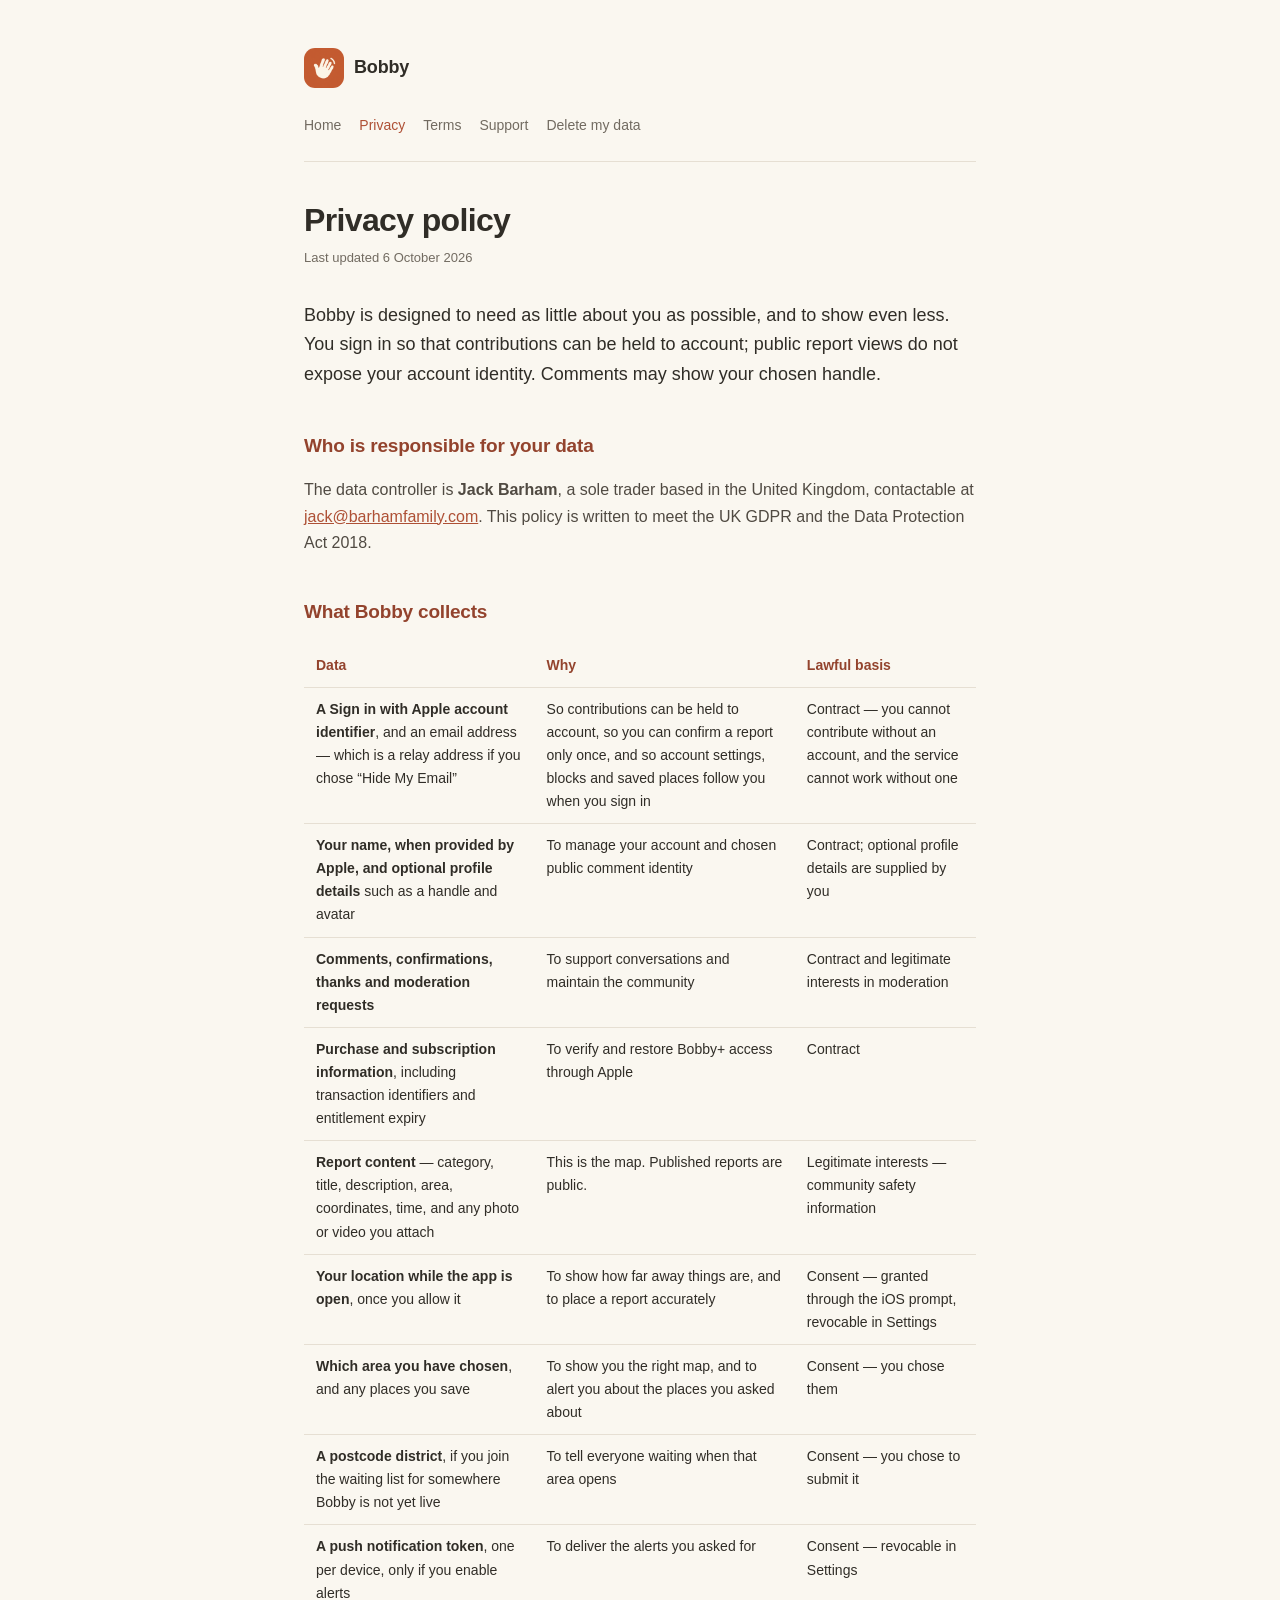
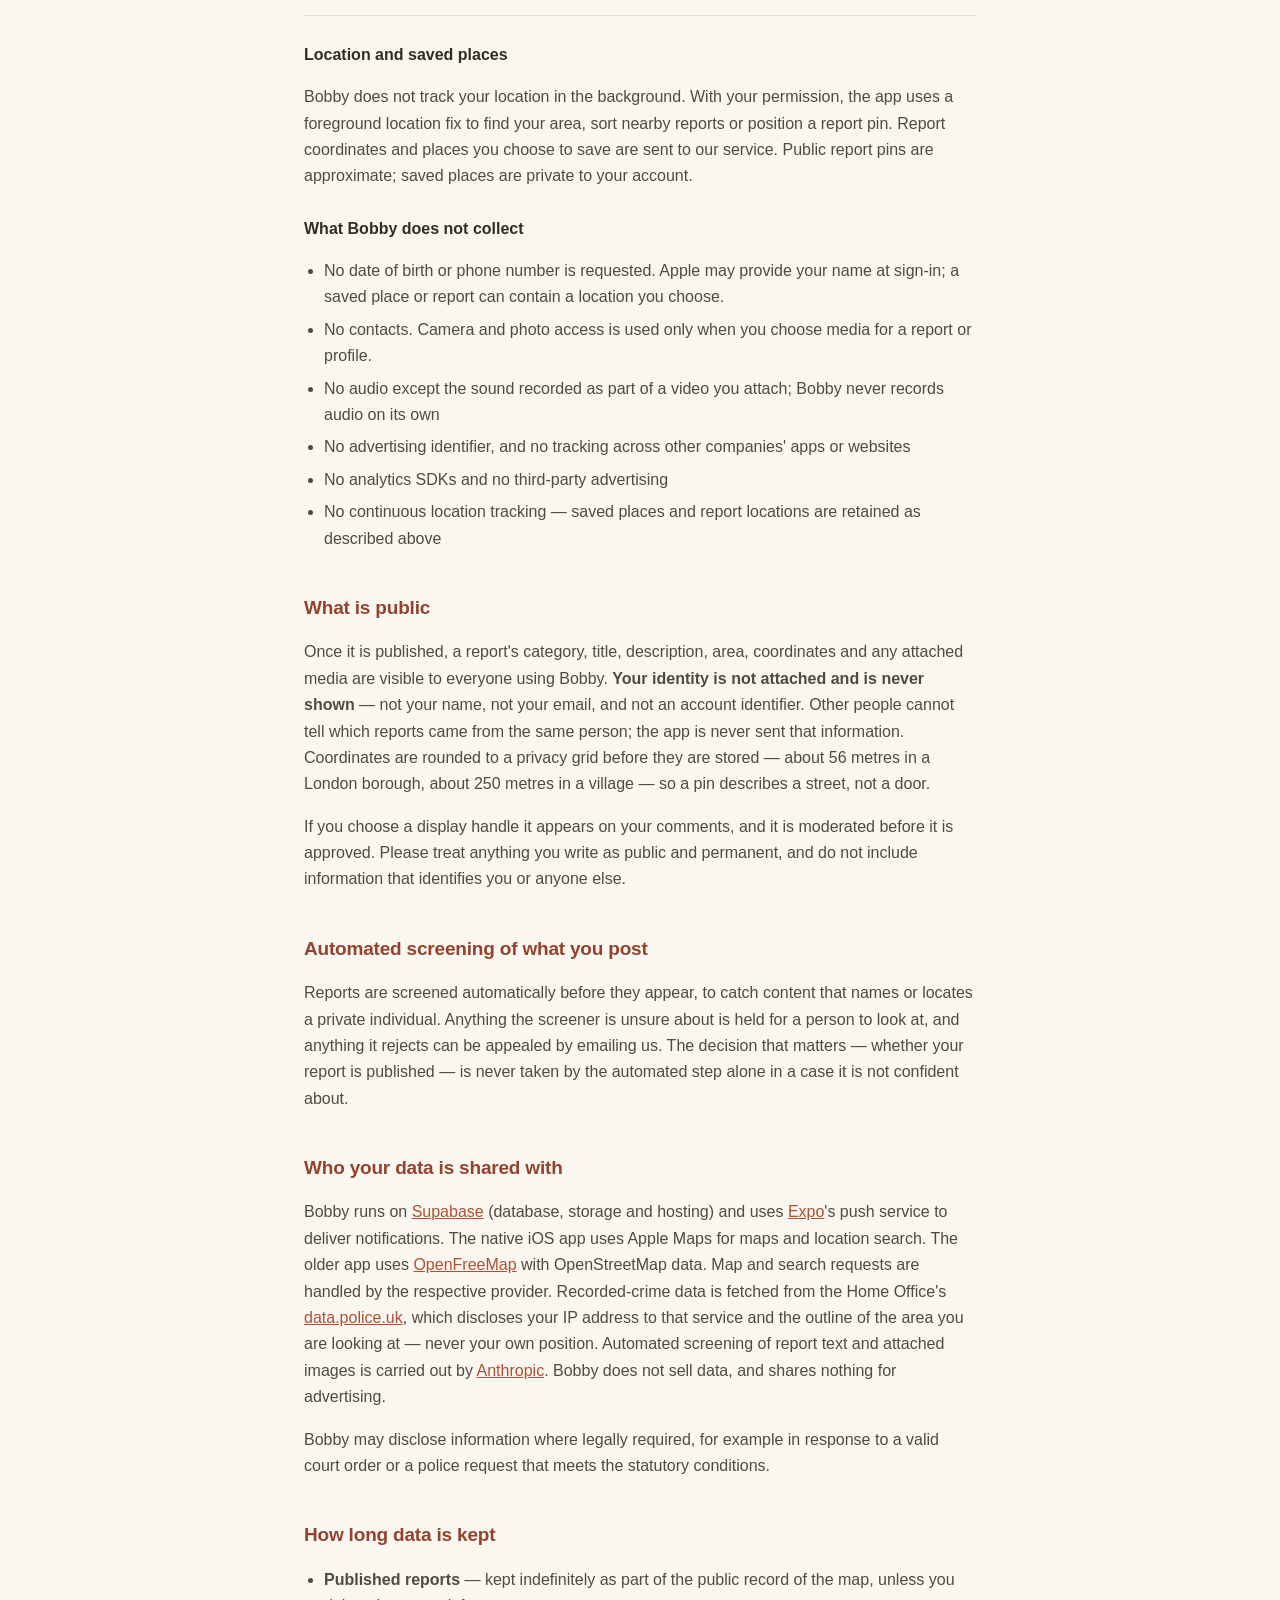
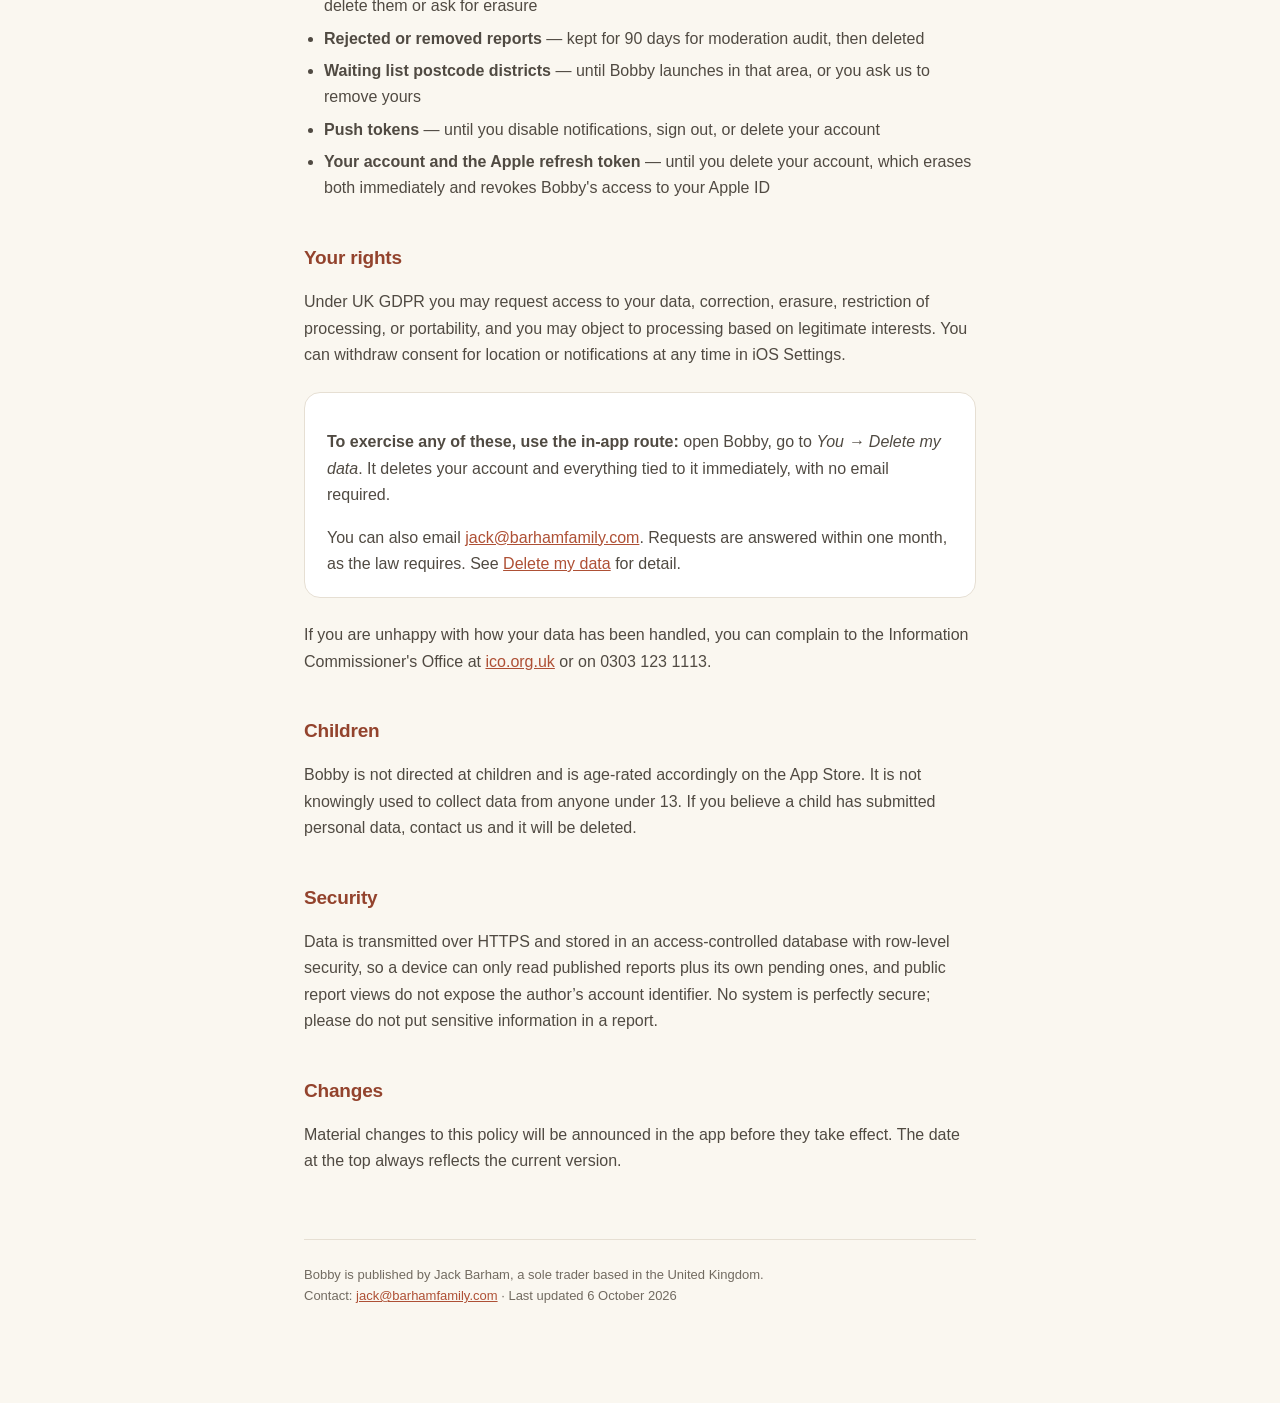
<file: privacy.html>
<!doctype html>
<html lang="en-GB">
<head>
<meta charset="utf-8">
<meta name="viewport" content="width=device-width,initial-scale=1">
<title>Privacy policy &mdash; Bobby</title>
<meta name="description" content="How Bobby collects, uses and stores your data, and how to have it deleted.">
<link rel="stylesheet" href="style.css">
</head>
<body>
<div class="wrap">
<header>
  <a class="brand" href="index.html"><span class="mark"></span><strong>Bobby</strong></a>
  <nav><a href="index.html">Home</a><a href="privacy.html" class="on">Privacy</a><a href="terms.html">Terms</a><a href="support.html">Support</a><a href="delete-my-data.html">Delete my data</a></nav>
</header>

<h1>Privacy policy</h1>
<p class="meta">Last updated 6 October 2026</p>

<p class="lede">Bobby is designed to need as little about you as possible, and to show even less. You sign in so that contributions can be held to account; public report views do not expose your account identity. Comments may show your chosen handle.</p>

<h2>Who is responsible for your data</h2>
<p>The data controller is <strong>Jack Barham</strong>, a sole trader based in the United Kingdom, contactable at <a href="mailto:jack@barhamfamily.com">jack@barhamfamily.com</a>. This policy is written to meet the UK GDPR and the Data Protection Act 2018.</p>

<h2>What Bobby collects</h2>
<table>
  <tr><th>Data</th><th>Why</th><th>Lawful basis</th></tr>
  <tr><td><strong>A Sign in with Apple account identifier</strong>, and an email address &mdash; which is a relay address if you chose &ldquo;Hide My Email&rdquo;</td><td>So contributions can be held to account, so you can confirm a report only once, and so account settings, blocks and saved places follow you when you sign in</td><td>Contract &mdash; you cannot contribute without an account, and the service cannot work without one</td></tr>
  <tr><td><strong>Your name, when provided by Apple, and optional profile details</strong> such as a handle and avatar</td><td>To manage your account and chosen public comment identity</td><td>Contract; optional profile details are supplied by you</td></tr>
  <tr><td><strong>Comments, confirmations, thanks and moderation requests</strong></td><td>To support conversations and maintain the community</td><td>Contract and legitimate interests in moderation</td></tr>
  <tr><td><strong>Purchase and subscription information</strong>, including transaction identifiers and entitlement expiry</td><td>To verify and restore Bobby+ access through Apple</td><td>Contract</td></tr>
  <tr><td><strong>Report content</strong> &mdash; category, title, description, area, coordinates, time, and any photo or video you attach</td><td>This is the map. Published reports are public.</td><td>Legitimate interests &mdash; community safety information</td></tr>
  <tr><td><strong>Your location while the app is open</strong>, once you allow it</td><td>To show how far away things are, and to place a report accurately</td><td>Consent &mdash; granted through the iOS prompt, revocable in Settings</td></tr>
  <tr><td><strong>Which area you have chosen</strong>, and any places you save</td><td>To show you the right map, and to alert you about the places you asked about</td><td>Consent &mdash; you chose them</td></tr>
  <tr><td><strong>A postcode district</strong>, if you join the waiting list for somewhere Bobby is not yet live</td><td>To tell everyone waiting when that area opens</td><td>Consent &mdash; you chose to submit it</td></tr>
  <tr><td><strong>A push notification token</strong>, one per device, only if you enable alerts</td><td>To deliver the alerts you asked for</td><td>Consent &mdash; revocable in Settings</td></tr>
</table>

<h3>Location and saved places</h3>
<p>Bobby does not track your location in the background. With your permission, the app uses a foreground location fix to find your area, sort nearby reports or position a report pin. Report coordinates and places you choose to save are sent to our service. Public report pins are approximate; saved places are private to your account.</p>

<h3>What Bobby does not collect</h3>
<ul>
  <li>No date of birth or phone number is requested. Apple may provide your name at sign-in; a saved place or report can contain a location you choose.</li>
  <li>No contacts. Camera and photo access is used only when you choose media for a report or profile.</li>
  <li>No audio except the sound recorded as part of a video you attach; Bobby never records audio on its own</li>
  <li>No advertising identifier, and no tracking across other companies' apps or websites</li>
  <li>No analytics SDKs and no third-party advertising</li>
  <li>No continuous location tracking &mdash; saved places and report locations are retained as described above</li>
</ul>

<h2>What is public</h2>
<p>Once it is published, a report's category, title, description, area, coordinates and any attached media are visible to everyone using Bobby. <strong>Your identity is not attached and is never shown</strong> &mdash; not your name, not your email, and not an account identifier. Other people cannot tell which reports came from the same person; the app is never sent that information. Coordinates are rounded to a privacy grid before they are stored &mdash; about 56 metres in a London borough, about 250 metres in a village &mdash; so a pin describes a street, not a door.</p>
<p>If you choose a display handle it appears on your comments, and it is moderated before it is approved. Please treat anything you write as public and permanent, and do not include information that identifies you or anyone else.</p>

<h2>Automated screening of what you post</h2>
<p>Reports are screened automatically before they appear, to catch content that names or locates a private individual. Anything the screener is unsure about is held for a person to look at, and anything it rejects can be appealed by emailing us. The decision that matters &mdash; whether your report is published &mdash; is never taken by the automated step alone in a case it is not confident about.</p>

<h2>Who your data is shared with</h2>
<p>Bobby runs on <a href="https://supabase.com/privacy">Supabase</a> (database, storage and hosting) and uses <a href="https://expo.dev/privacy">Expo</a>'s push service to deliver notifications. The native iOS app uses Apple Maps for maps and location search. The older app uses <a href="https://openfreemap.org/">OpenFreeMap</a> with OpenStreetMap data. Map and search requests are handled by the respective provider. Recorded-crime data is fetched from the Home Office's <a href="https://data.police.uk/">data.police.uk</a>, which discloses your IP address to that service and the outline of the area you are looking at &mdash; never your own position. Automated screening of report text and attached images is carried out by <a href="https://www.anthropic.com/legal/privacy">Anthropic</a>. Bobby does not sell data, and shares nothing for advertising.</p>
<p>Bobby may disclose information where legally required, for example in response to a valid court order or a police request that meets the statutory conditions.</p>

<h2>How long data is kept</h2>
<ul>
  <li><strong>Published reports</strong> &mdash; kept indefinitely as part of the public record of the map, unless you delete them or ask for erasure</li>
  <li><strong>Rejected or removed reports</strong> &mdash; kept for 90 days for moderation audit, then deleted</li>
  <li><strong>Waiting list postcode districts</strong> &mdash; until Bobby launches in that area, or you ask us to remove yours</li>
  <li><strong>Push tokens</strong> &mdash; until you disable notifications, sign out, or delete your account</li>
  <li><strong>Your account and the Apple refresh token</strong> &mdash; until you delete your account, which erases both immediately and revokes Bobby's access to your Apple ID</li>
</ul>

<h2>Your rights</h2>
<p>Under UK GDPR you may request access to your data, correction, erasure, restriction of processing, or portability, and you may object to processing based on legitimate interests. You can withdraw consent for location or notifications at any time in iOS Settings.</p>

<div class="card">
  <p><strong>To exercise any of these, use the in-app route:</strong> open Bobby, go to <em>You &rarr; Delete my data</em>. It deletes your account and everything tied to it immediately, with no email required.</p>
  <p>You can also email <a href="mailto:jack@barhamfamily.com">jack@barhamfamily.com</a>. Requests are answered within one month, as the law requires. See <a href="delete-my-data.html">Delete my data</a> for detail.</p>
</div>

<p>If you are unhappy with how your data has been handled, you can complain to the Information Commissioner's Office at <a href="https://ico.org.uk">ico.org.uk</a> or on 0303 123 1113.</p>

<h2>Children</h2>
<p>Bobby is not directed at children and is age-rated accordingly on the App Store. It is not knowingly used to collect data from anyone under 13. If you believe a child has submitted personal data, contact us and it will be deleted.</p>

<h2>Security</h2>
<p>Data is transmitted over HTTPS and stored in an access-controlled database with row-level security, so a device can only read published reports plus its own pending ones, and public report views do not expose the author’s account identifier. No system is perfectly secure; please do not put sensitive information in a report.</p>

<h2>Changes</h2>
<p>Material changes to this policy will be announced in the app before they take effect. The date at the top always reflects the current version.</p>

<footer>
  Bobby is published by Jack Barham, a sole trader based in the United Kingdom.<br>
  Contact: <a href="mailto:jack@barhamfamily.com">jack@barhamfamily.com</a> &middot; Last updated 6 October 2026
</footer>
</div>
</body>
</html>
</file>
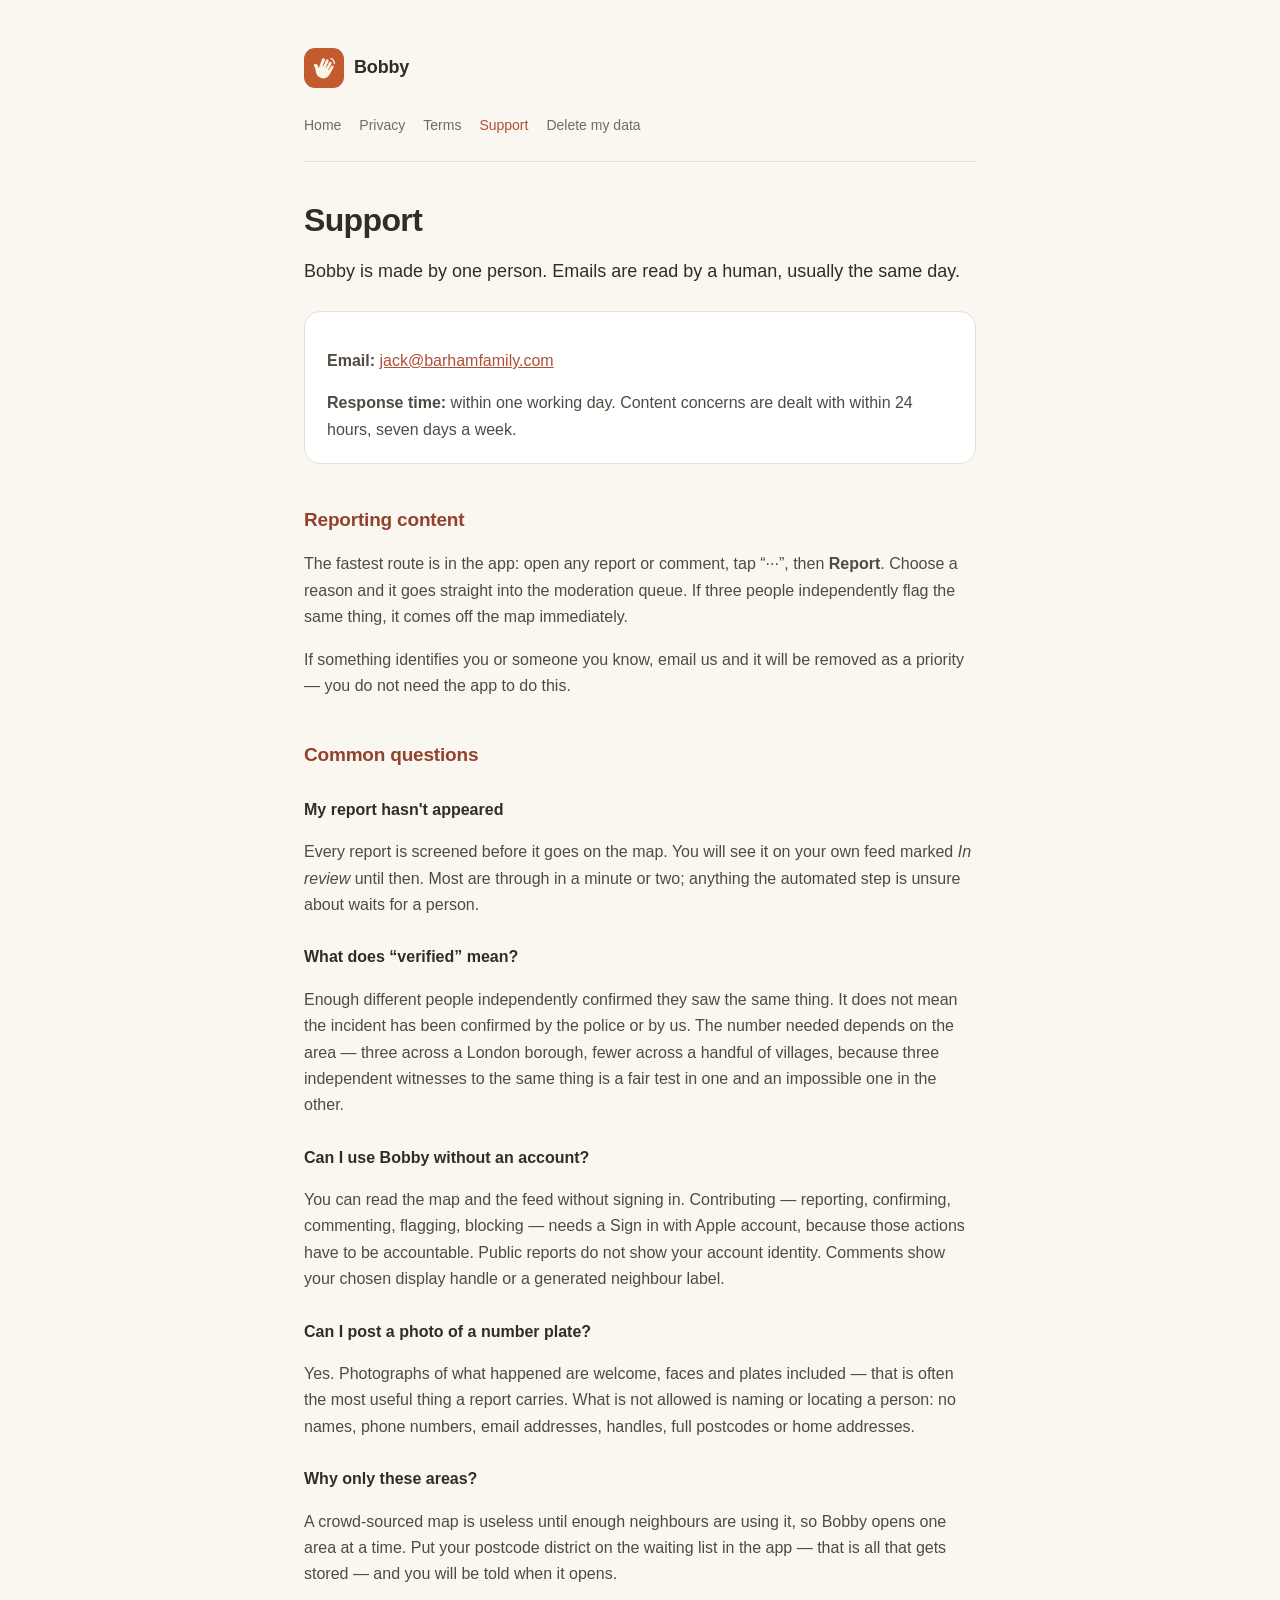
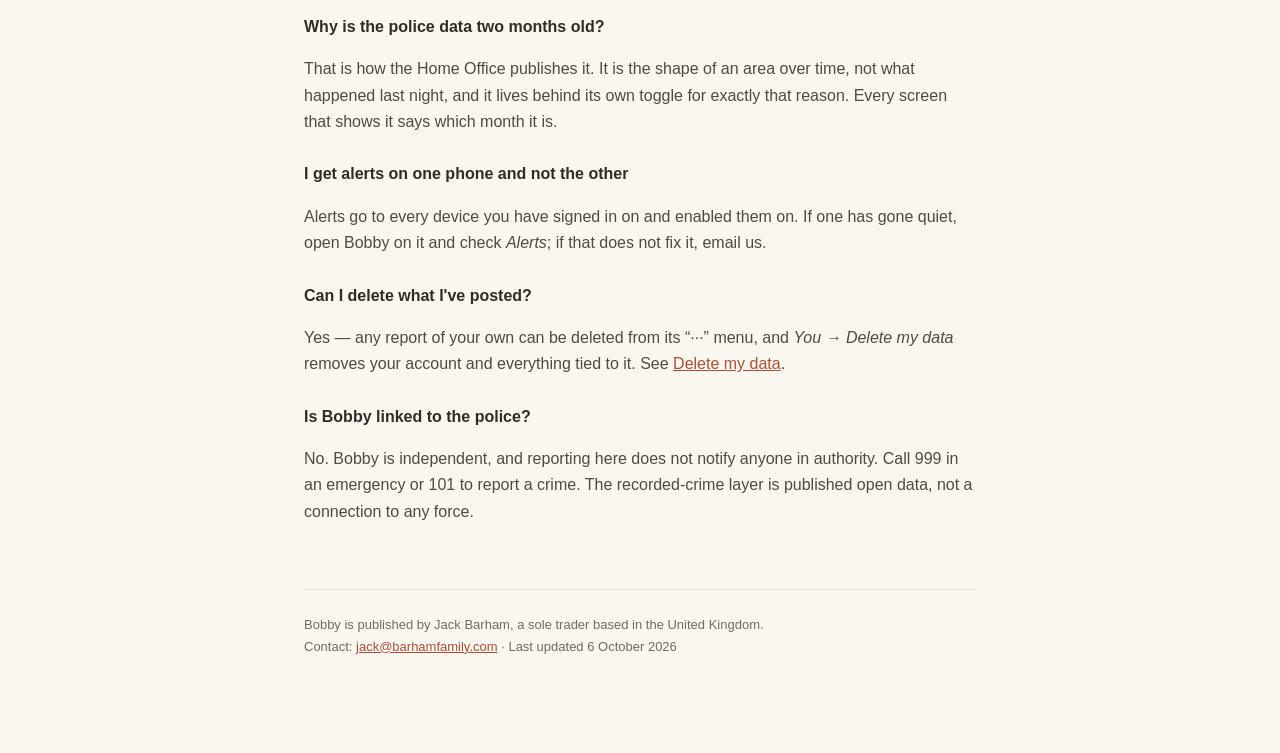
<file: support.html>
<!doctype html>
<html lang="en-GB">
<head>
<meta charset="utf-8">
<meta name="viewport" content="width=device-width,initial-scale=1">
<title>Support &mdash; Bobby</title>
<meta name="description" content="Get help with Bobby, report content, or ask a question.">
<link rel="stylesheet" href="style.css">
</head>
<body>
<div class="wrap">
<header>
  <a class="brand" href="index.html"><span class="mark"></span><strong>Bobby</strong></a>
  <nav><a href="index.html">Home</a><a href="privacy.html">Privacy</a><a href="terms.html">Terms</a><a href="support.html" class="on">Support</a><a href="delete-my-data.html">Delete my data</a></nav>
</header>

<h1>Support</h1>
<p class="lede">Bobby is made by one person. Emails are read by a human, usually the same day.</p>

<div class="card">
  <p><strong>Email:</strong> <a href="mailto:jack@barhamfamily.com">jack@barhamfamily.com</a></p>
  <p><strong>Response time:</strong> within one working day. Content concerns are dealt with within 24 hours, seven days a week.</p>
</div>

<h2>Reporting content</h2>
<p>The fastest route is in the app: open any report or comment, tap &ldquo;&middot;&middot;&middot;&rdquo;, then <strong>Report</strong>. Choose a reason and it goes straight into the moderation queue. If three people independently flag the same thing, it comes off the map immediately.</p>
<p>If something identifies you or someone you know, email us and it will be removed as a priority &mdash; you do not need the app to do this.</p>

<h2>Common questions</h2>

<h3>My report hasn't appeared</h3>
<p>Every report is screened before it goes on the map. You will see it on your own feed marked <em>In review</em> until then. Most are through in a minute or two; anything the automated step is unsure about waits for a person.</p>

<h3>What does &ldquo;verified&rdquo; mean?</h3>
<p>Enough different people independently confirmed they saw the same thing. It does not mean the incident has been confirmed by the police or by us. The number needed depends on the area &mdash; three across a London borough, fewer across a handful of villages, because three independent witnesses to the same thing is a fair test in one and an impossible one in the other.</p>

<h3>Can I use Bobby without an account?</h3>
<p>You can read the map and the feed without signing in. Contributing &mdash; reporting, confirming, commenting, flagging, blocking &mdash; needs a Sign in with Apple account, because those actions have to be accountable. Public reports do not show your account identity. Comments show your chosen display handle or a generated neighbour label.</p>

<h3>Can I post a photo of a number plate?</h3>
<p>Yes. Photographs of what happened are welcome, faces and plates included &mdash; that is often the most useful thing a report carries. What is not allowed is naming or locating a person: no names, phone numbers, email addresses, handles, full postcodes or home addresses.</p>

<h3>Why only these areas?</h3>
<p>A crowd-sourced map is useless until enough neighbours are using it, so Bobby opens one area at a time. Put your postcode district on the waiting list in the app &mdash; that is all that gets stored &mdash; and you will be told when it opens.</p>

<h3>Why is the police data two months old?</h3>
<p>That is how the Home Office publishes it. It is the shape of an area over time, not what happened last night, and it lives behind its own toggle for exactly that reason. Every screen that shows it says which month it is.</p>

<h3>I get alerts on one phone and not the other</h3>
<p>Alerts go to every device you have signed in on and enabled them on. If one has gone quiet, open Bobby on it and check <em>Alerts</em>; if that does not fix it, email us.</p>

<h3>Can I delete what I've posted?</h3>
<p>Yes &mdash; any report of your own can be deleted from its &ldquo;&middot;&middot;&middot;&rdquo; menu, and <em>You &rarr; Delete my data</em> removes your account and everything tied to it. See <a href="delete-my-data.html">Delete my data</a>.</p>

<h3>Is Bobby linked to the police?</h3>
<p>No. Bobby is independent, and reporting here does not notify anyone in authority. Call 999 in an emergency or 101 to report a crime. The recorded-crime layer is published open data, not a connection to any force.</p>

<footer>
  Bobby is published by Jack Barham, a sole trader based in the United Kingdom.<br>
  Contact: <a href="mailto:jack@barhamfamily.com">jack@barhamfamily.com</a> &middot; Last updated 6 October 2026
</footer>
</div>
</body>
</html>
</file>
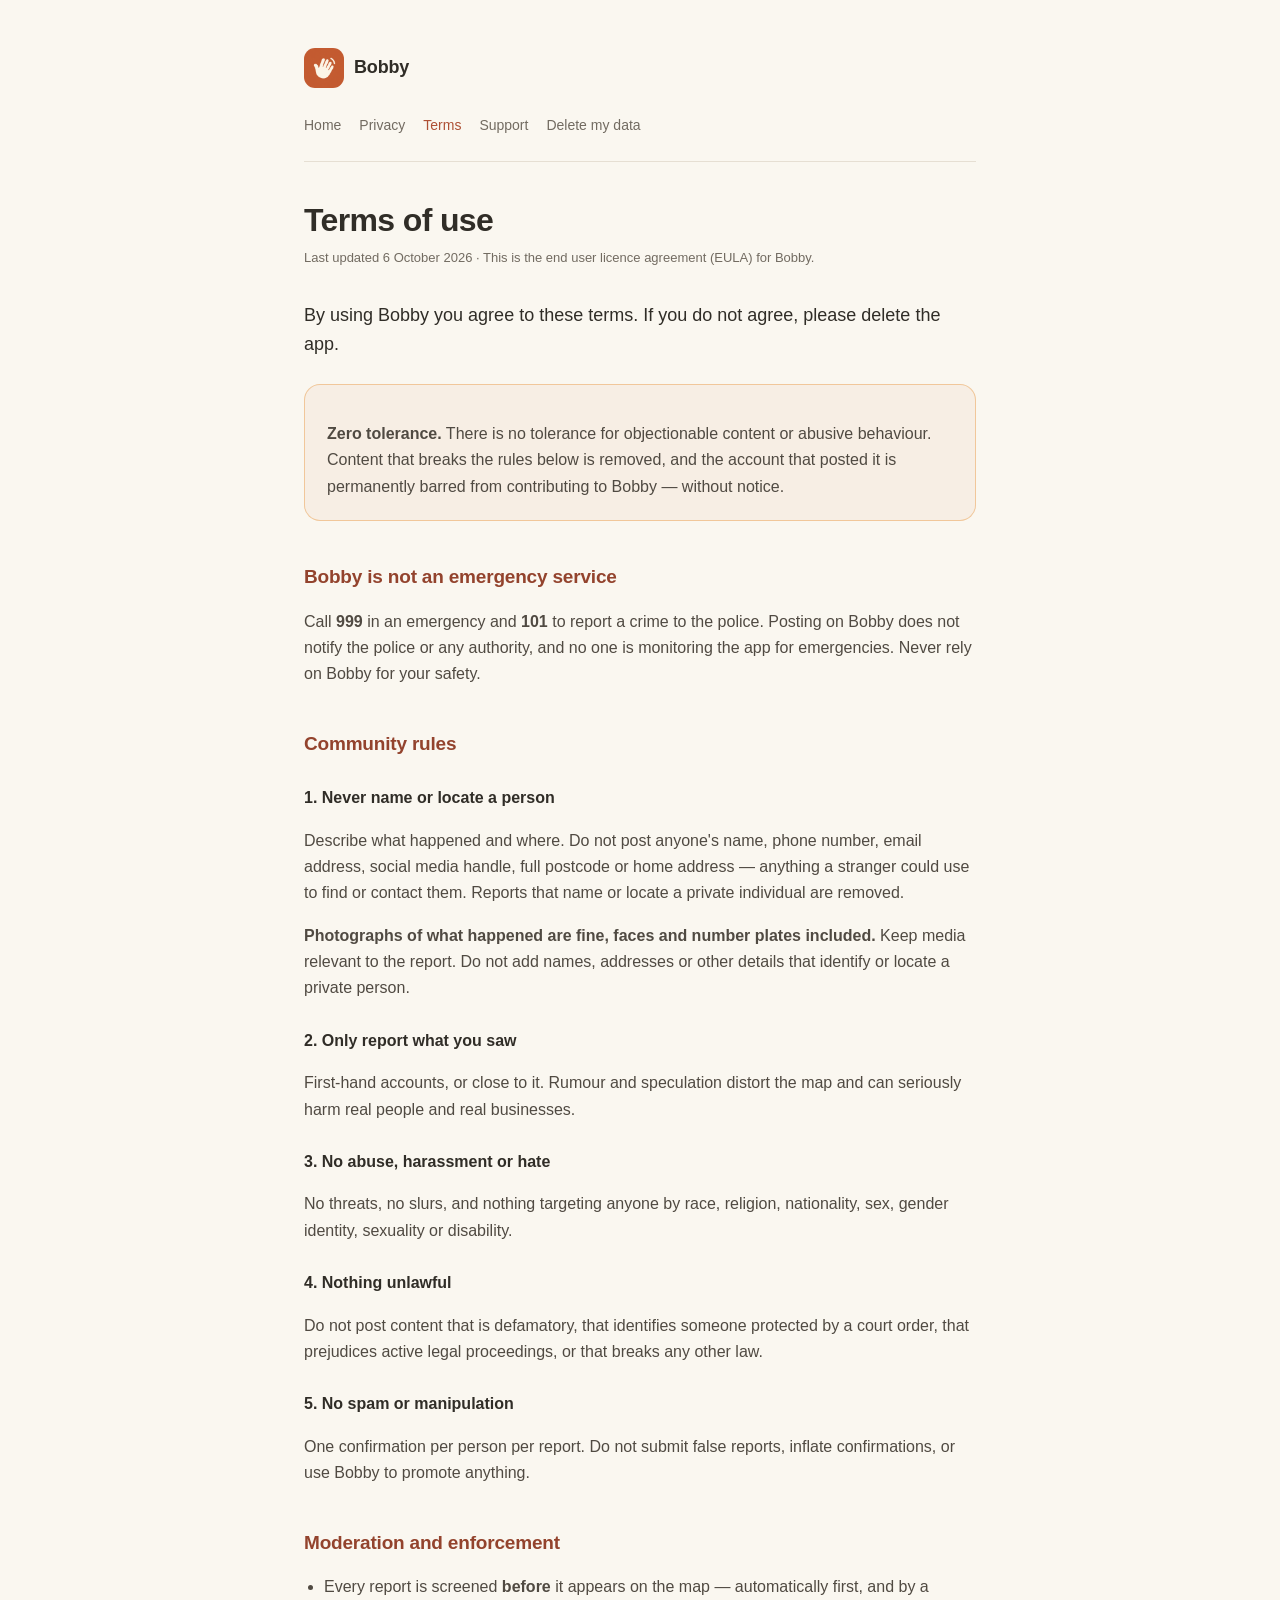
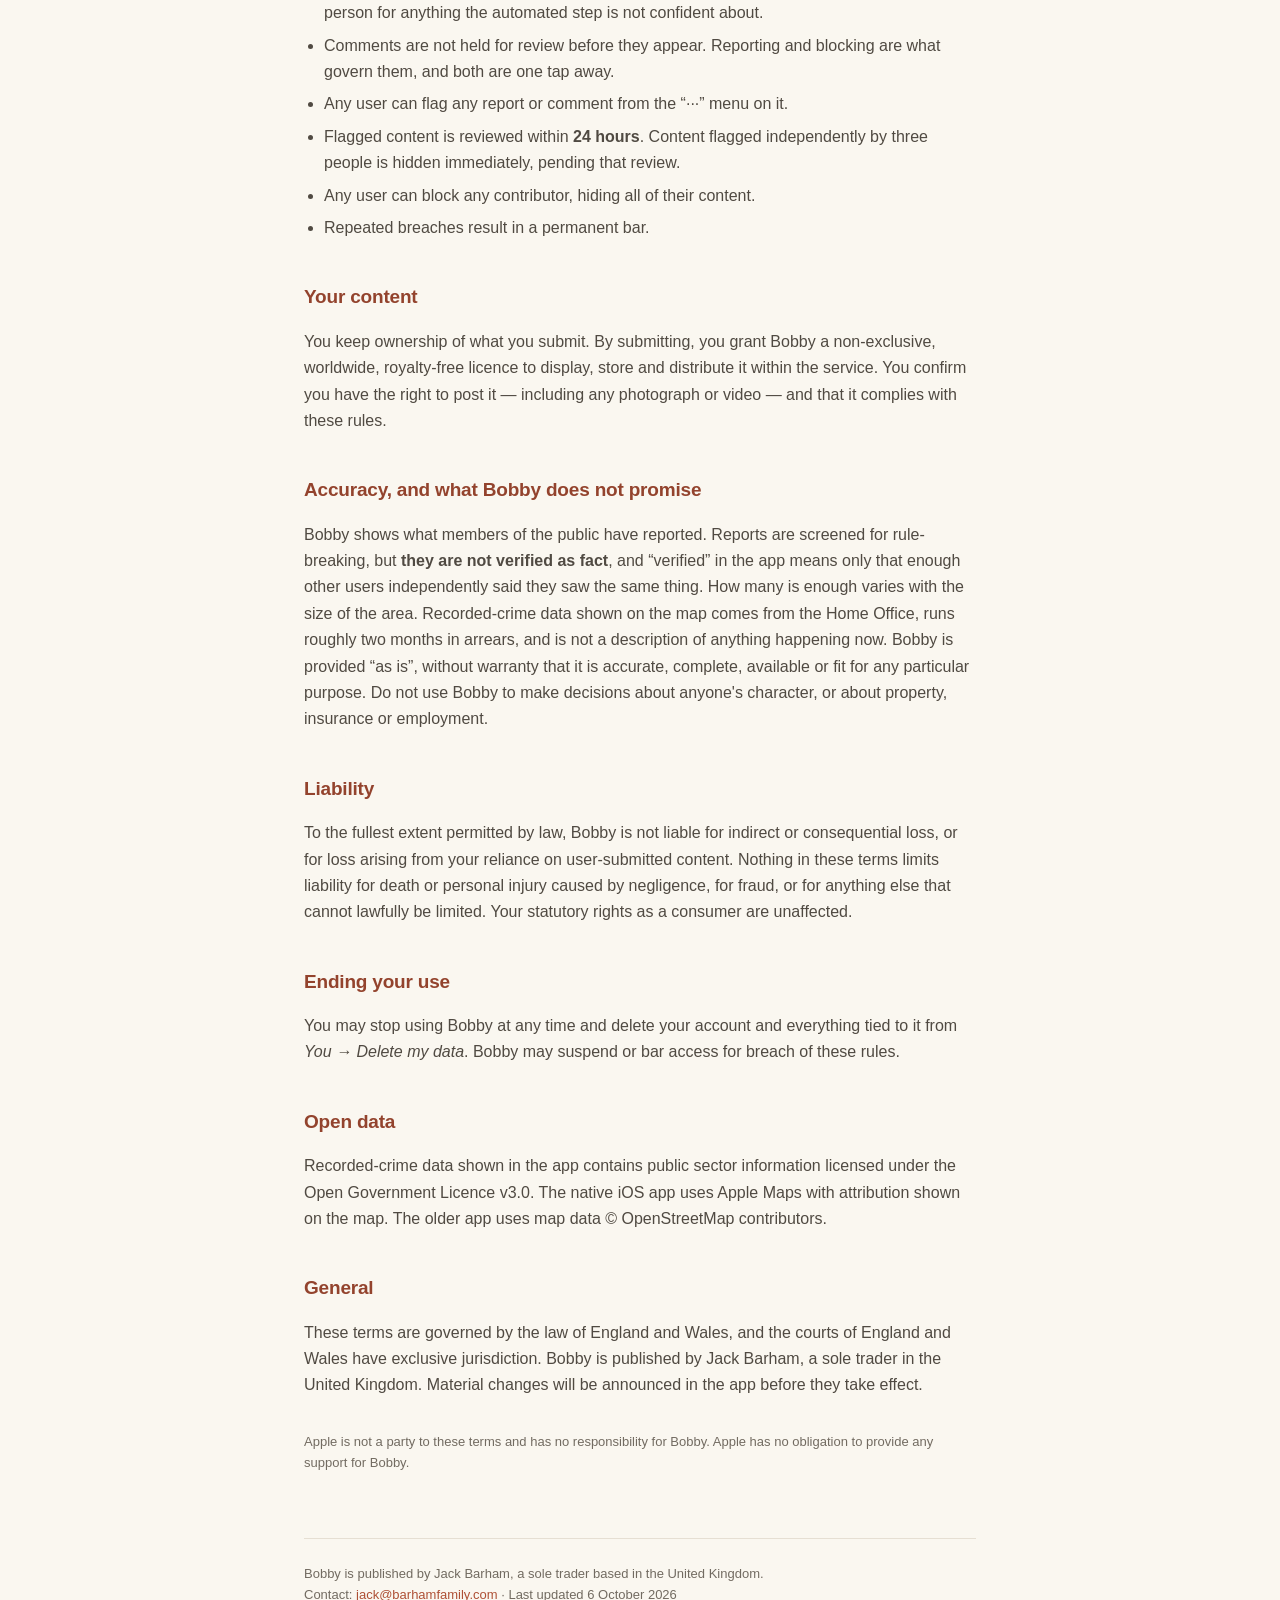
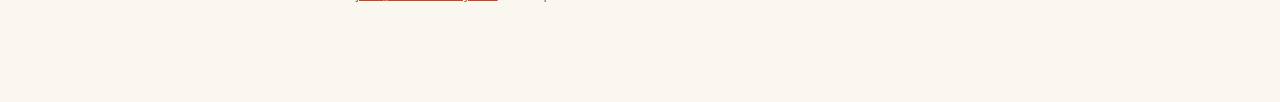
<file: terms.html>
<!doctype html>
<html lang="en-GB">
<head>
<meta charset="utf-8">
<meta name="viewport" content="width=device-width,initial-scale=1">
<title>Terms of use &amp; community rules &mdash; Bobby</title>
<meta name="description" content="The rules for using Bobby, and the agreement between you and Bobby.">
<link rel="stylesheet" href="style.css">
</head>
<body>
<div class="wrap">
<header>
  <a class="brand" href="index.html"><span class="mark"></span><strong>Bobby</strong></a>
  <nav><a href="index.html">Home</a><a href="privacy.html">Privacy</a><a href="terms.html" class="on">Terms</a><a href="support.html">Support</a><a href="delete-my-data.html">Delete my data</a></nav>
</header>

<h1>Terms of use</h1>
<p class="meta">Last updated 6 October 2026 &middot; This is the end user licence agreement (EULA) for Bobby.</p>

<p class="lede">By using Bobby you agree to these terms. If you do not agree, please delete the app.</p>

<div class="card warn">
  <p><strong>Zero tolerance.</strong> There is no tolerance for objectionable content or abusive behaviour. Content that breaks the rules below is removed, and the account that posted it is permanently barred from contributing to Bobby &mdash; without notice.</p>
</div>

<h2>Bobby is not an emergency service</h2>
<p>Call <strong>999</strong> in an emergency and <strong>101</strong> to report a crime to the police. Posting on Bobby does not notify the police or any authority, and no one is monitoring the app for emergencies. Never rely on Bobby for your safety.</p>

<h2>Community rules</h2>

<h3>1. Never name or locate a person</h3>
<p>Describe what happened and where. Do not post anyone's name, phone number, email address, social media handle, full postcode or home address &mdash; anything a stranger could use to find or contact them. Reports that name or locate a private individual are removed.</p>
<p><strong>Photographs of what happened are fine, faces and number plates included.</strong> Keep media relevant to the report. Do not add names, addresses or other details that identify or locate a private person.</p>

<h3>2. Only report what you saw</h3>
<p>First-hand accounts, or close to it. Rumour and speculation distort the map and can seriously harm real people and real businesses.</p>

<h3>3. No abuse, harassment or hate</h3>
<p>No threats, no slurs, and nothing targeting anyone by race, religion, nationality, sex, gender identity, sexuality or disability.</p>

<h3>4. Nothing unlawful</h3>
<p>Do not post content that is defamatory, that identifies someone protected by a court order, that prejudices active legal proceedings, or that breaks any other law.</p>

<h3>5. No spam or manipulation</h3>
<p>One confirmation per person per report. Do not submit false reports, inflate confirmations, or use Bobby to promote anything.</p>

<h2>Moderation and enforcement</h2>
<ul>
  <li>Every report is screened <strong>before</strong> it appears on the map &mdash; automatically first, and by a person for anything the automated step is not confident about.</li>
  <li>Comments are not held for review before they appear. Reporting and blocking are what govern them, and both are one tap away.</li>
  <li>Any user can flag any report or comment from the &ldquo;&middot;&middot;&middot;&rdquo; menu on it.</li>
  <li>Flagged content is reviewed within <strong>24 hours</strong>. Content flagged independently by three people is hidden immediately, pending that review.</li>
  <li>Any user can block any contributor, hiding all of their content.</li>
  <li>Repeated breaches result in a permanent bar.</li>
</ul>

<h2>Your content</h2>
<p>You keep ownership of what you submit. By submitting, you grant Bobby a non-exclusive, worldwide, royalty-free licence to display, store and distribute it within the service. You confirm you have the right to post it &mdash; including any photograph or video &mdash; and that it complies with these rules.</p>

<h2>Accuracy, and what Bobby does not promise</h2>
<p>Bobby shows what members of the public have reported. Reports are screened for rule-breaking, but <strong>they are not verified as fact</strong>, and &ldquo;verified&rdquo; in the app means only that enough other users independently said they saw the same thing. How many is enough varies with the size of the area. Recorded-crime data shown on the map comes from the Home Office, runs roughly two months in arrears, and is not a description of anything happening now. Bobby is provided &ldquo;as is&rdquo;, without warranty that it is accurate, complete, available or fit for any particular purpose. Do not use Bobby to make decisions about anyone's character, or about property, insurance or employment.</p>

<h2>Liability</h2>
<p>To the fullest extent permitted by law, Bobby is not liable for indirect or consequential loss, or for loss arising from your reliance on user-submitted content. Nothing in these terms limits liability for death or personal injury caused by negligence, for fraud, or for anything else that cannot lawfully be limited. Your statutory rights as a consumer are unaffected.</p>

<h2>Ending your use</h2>
<p>You may stop using Bobby at any time and delete your account and everything tied to it from <em>You &rarr; Delete my data</em>. Bobby may suspend or bar access for breach of these rules.</p>

<h2>Open data</h2>
<p>Recorded-crime data shown in the app contains public sector information licensed under the Open Government Licence v3.0. The native iOS app uses Apple Maps with attribution shown on the map. The older app uses map data &copy; OpenStreetMap contributors.</p>

<h2>General</h2>
<p>These terms are governed by the law of England and Wales, and the courts of England and Wales have exclusive jurisdiction. Bobby is published by Jack Barham, a sole trader in the United Kingdom. Material changes will be announced in the app before they take effect.</p>

<p class="meta" style="margin-top:32px">Apple is not a party to these terms and has no responsibility for Bobby. Apple has no obligation to provide any support for Bobby.</p>

<footer>
  Bobby is published by Jack Barham, a sole trader based in the United Kingdom.<br>
  Contact: <a href="mailto:jack@barhamfamily.com">jack@barhamfamily.com</a> &middot; Last updated 6 October 2026
</footer>
</div>
</body>
</html>
</file>
<file: style.css>
:root{--bg:#FAF7F0;--surface:#FFFFFF;--fg:#302D27;--muted:#726B61;--ember:#AE5035;--ember-soft:#93432D;--border:#E6DFD3}
*{box-sizing:border-box}
body{margin:0;background:var(--bg);color:var(--fg);font:16px/1.65 -apple-system,BlinkMacSystemFont,"Segoe UI",Helvetica,Arial,sans-serif;-webkit-font-smoothing:antialiased}
.wrap{max-width:720px;margin:0 auto;padding:48px 24px 96px}
header{border-bottom:1px solid var(--border);padding-bottom:24px;margin-bottom:40px}
.brand{display:inline-flex;align-items:center;gap:10px;text-decoration:none;color:var(--fg)}
.mark{width:40px;height:40px;border-radius:11px;background:url("bobby.png") center/cover no-repeat}
.brand strong{font-size:18px;letter-spacing:-.01em}
nav{margin-top:18px;display:flex;flex-wrap:wrap;gap:18px}
nav a{color:var(--muted);text-decoration:none;font-size:14px}
nav a:hover,nav a.on{color:var(--ember)}
h1{font-size:32px;line-height:1.15;letter-spacing:-.02em;margin:0 0 8px}
h2{font-size:19px;margin:40px 0 10px;color:var(--ember-soft);letter-spacing:-.01em}
h3{font-size:16px;margin:26px 0 6px}
p,li{color:#504A42}
.lede{font-size:18px;color:var(--fg)}
.meta{color:var(--muted);font-size:13px;margin:0 0 32px}
a{color:var(--ember)}
ul{padding-left:20px}
li{margin:6px 0}
.card{background:var(--surface);border:1px solid var(--border);border-radius:16px;padding:20px 22px;margin:24px 0}
.card p:last-child{margin-bottom:0}
.warn{border-color:rgba(230,140,44,.4);background:#F7EEE4}
table{width:100%;border-collapse:collapse;margin:16px 0;font-size:14px}
th,td{text-align:left;padding:10px 12px;border-bottom:1px solid var(--border);vertical-align:top}
th{color:var(--ember-soft);font-weight:600}
footer{margin-top:64px;padding-top:24px;border-top:1px solid var(--border);color:var(--muted);font-size:13px}
code{background:var(--surface);padding:2px 6px;border-radius:5px;font-size:14px}
.btn{display:inline-block;background:var(--ember);color:#fff;text-decoration:none;padding:12px 20px;border-radius:999px;font-weight:600;font-size:15px;margin-top:8px}
</file>
